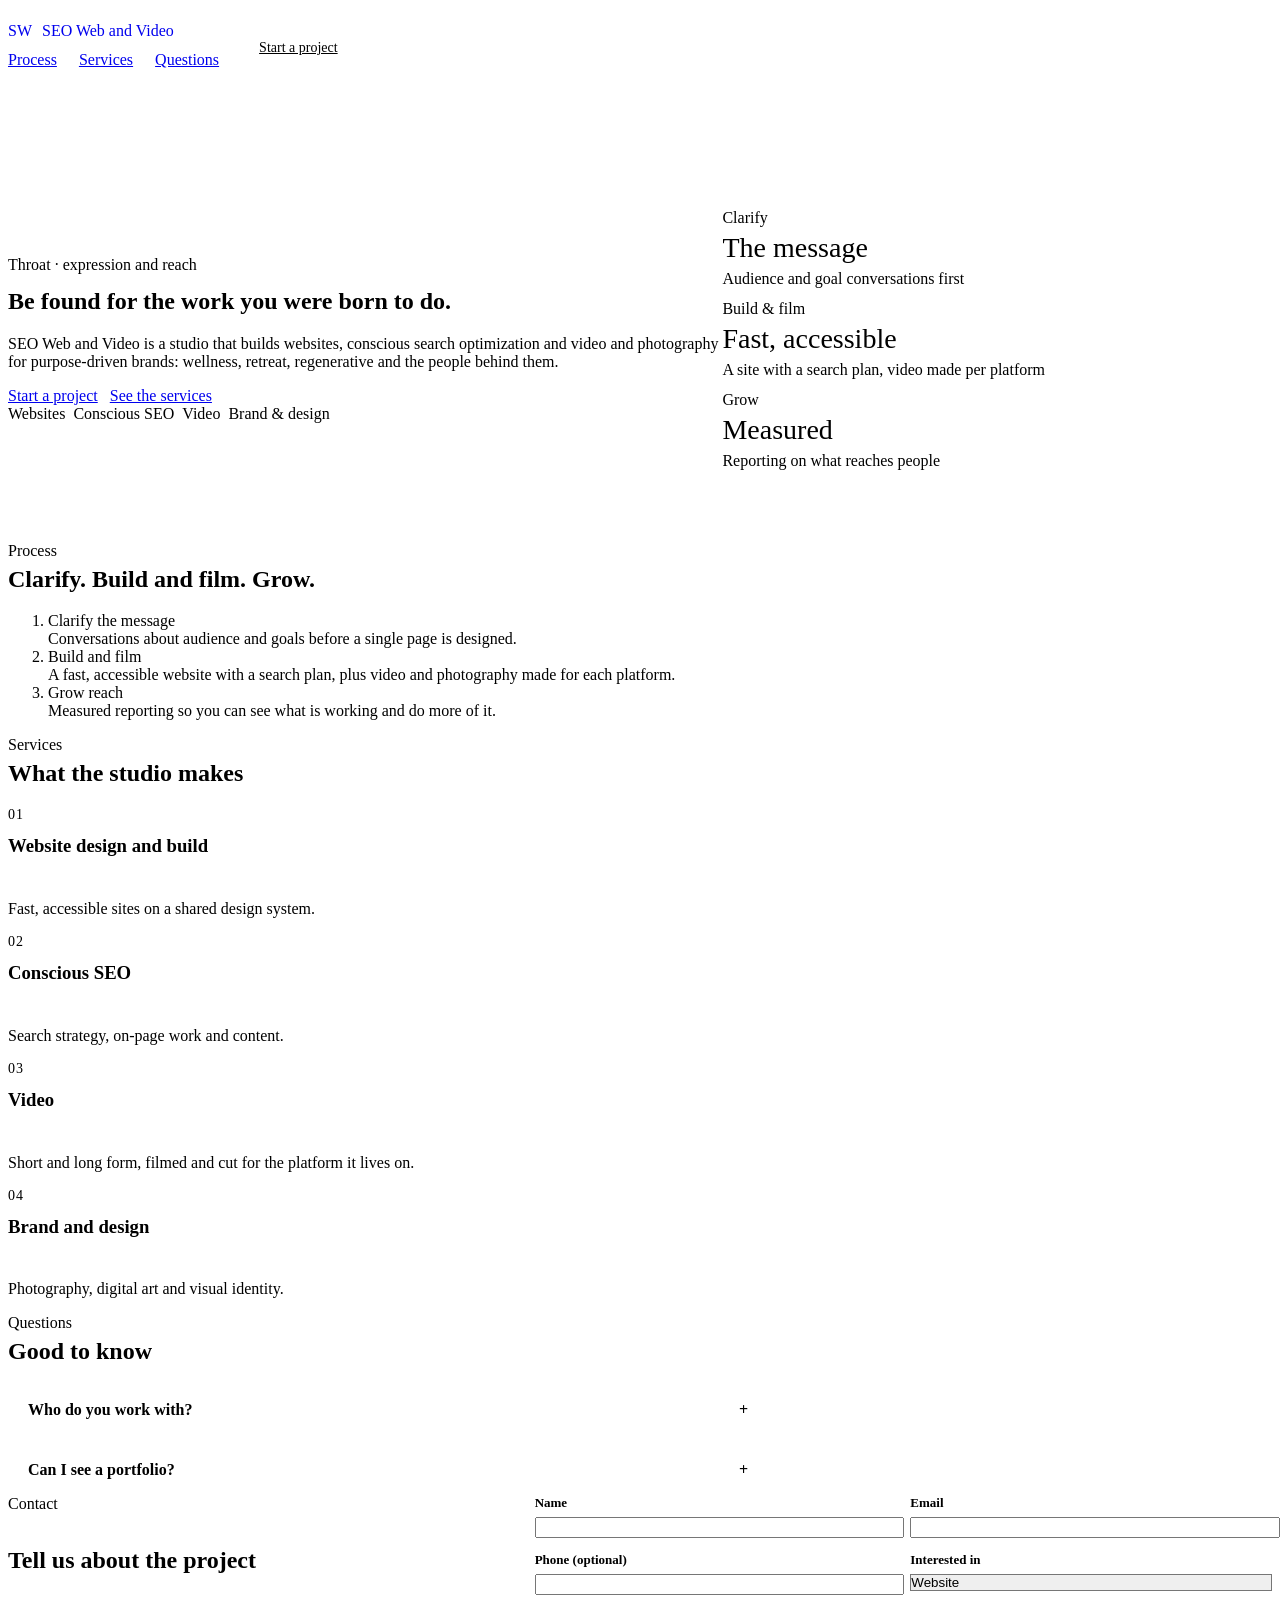
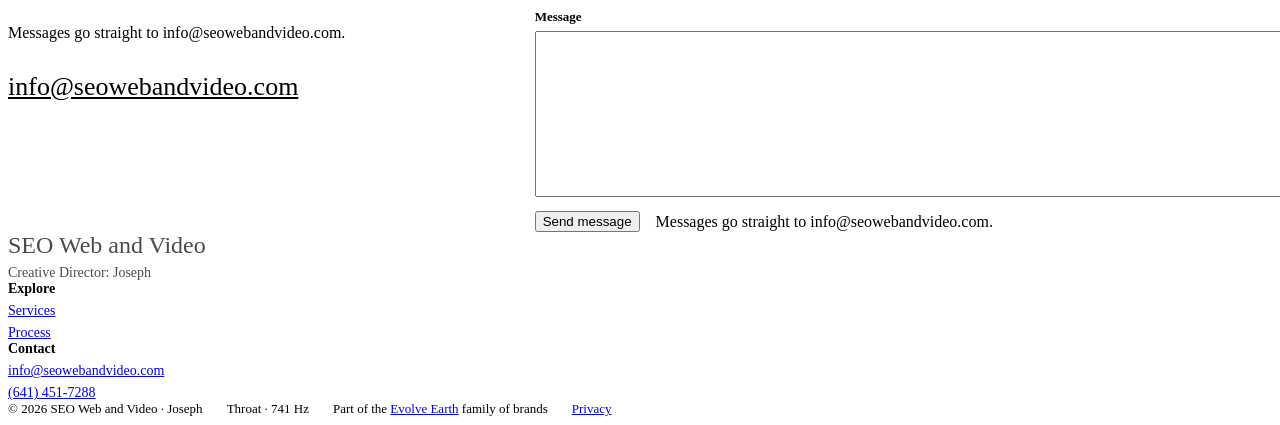
<file: index.html>
<!DOCTYPE html>
<html lang="en" data-chakra="throat" data-strength="bright">
<head>
<meta charset="utf-8">
<meta name="viewport" content="width=device-width, initial-scale=1">
<title>SEO Web and Video | Conscious SEO and Viral Video</title>
<meta name="description" content="SEO Web and Video builds websites, conscious SEO and video for purpose-driven brands. Be found for the work you were born to do.">
<link rel="canonical" href="https://seowebandvideo.com/">
<meta property="og:title" content="SEO Web and Video | Conscious SEO and Viral Video">
<meta property="og:description" content="SEO Web and Video builds websites, conscious SEO and video for purpose-driven brands. Be found for the work you were born to do.">
<meta property="og:url" content="https://seowebandvideo.com/">
<meta property="og:type" content="website">
<link rel="preconnect" href="https://fonts.googleapis.com">
<link rel="preconnect" href="https://fonts.gstatic.com" crossorigin>
<link rel="stylesheet" href="https://fonts.googleapis.com/css2?family=Plus+Jakarta+Sans:wght@400;500;600;700&family=DM+Sans:wght@400;500;600&family=Space+Grotesk:wght@500;700&family=Instrument+Serif:ital@0;1&family=Cormorant+Garamond:ital,wght@0,400;0,500;1,400&display=swap">
<link rel="stylesheet" href="https://css.evolveearth.com/chakras.css?v=20261028">
<link rel="stylesheet" href="/chakra-site.css?v=20261028b">
<script type="application/ld+json">{"@context": "https://schema.org", "@type": "Organization", "name": "SEO Web and Video", "url": "https://seowebandvideo.com/", "email": "info@seowebandvideo.com", "telephone": "+1-641-451-7288", "description": "SEO Web and Video builds websites, conscious SEO and video for purpose-driven brands. Be found for the work you were born to do."}</script>
</head>
<body>
<header class="site-header"><div class="container"><nav class="nav" aria-label="Main">
  <a class="brand" href="/"><span class="logo-mark logo-mark--sm" aria-hidden="true">SW</span><span>SEO Web and Video</span></a>
  <div class="nav-links"><a href="#path">Process</a><a href="#offerings">Services</a><a href="#questions">Questions</a><a class="btn" href="#contact">Start a project</a></div>
</nav></div></header>
<main>
<section class="hero" id="top"><div class="container"><div class="hero-grid">
  <div><span class="kicker">Throat · expression and reach</span>
    <h1 class="h1">Be found for the work you were born to do.</h1>
    <p class="lead">SEO Web and Video is a studio that builds websites, conscious search optimization and video and photography for purpose-driven brands: wellness, retreat, regenerative and the people behind them.</p>
    <div class="hero-actions"><a class="btn" href="#contact">Start a project</a><a class="btn btn--quiet" href="#offerings">See the services</a></div>
    <div class="hero-facts"><span class="label label--outline">Websites</span><span class="label label--outline">Conscious SEO</span><span class="label label--outline">Video</span><span class="label label--outline">Brand &amp; design</span></div>
  </div>
  <div class="hero-art" aria-hidden="true"><div class="panel"><span class="kicker">Clarify</span><strong>The message</strong><span class="small">Audience and goal conversations first</span></div><div class="panel"><span class="kicker">Build &amp; film</span><strong>Fast, accessible</strong><span class="small">A site with a search plan, video made per platform</span></div><div class="panel"><span class="kicker">Grow</span><strong>Measured</strong><span class="small">Reporting on what reaches people</span></div></div>
</div></div></section>
<section class="section" id="path"><div class="container">
  <div class="section-head"><span class="kicker">Process</span><h2 class="h2">Clarify. Build and film. Grow.</h2></div>
  <ol class="path"><li class="path__step is-current"><div><div class="path__title">Clarify the message</div><div class="path__body">Conversations about audience and goals before a single page is designed.</div></div></li><li class="path__step"><div><div class="path__title">Build and film</div><div class="path__body">A fast, accessible website with a search plan, plus video and photography made for each platform.</div></div></li><li class="path__step"><div><div class="path__title">Grow reach</div><div class="path__body">Measured reporting so you can see what is working and do more of it.</div></div></li></ol>
</div></section><section class="section section--alt" id="offerings"><div class="container">
  <div class="section-head"><span class="kicker">Services</span><h2 class="h2">What the studio makes</h2></div>
  <div class="grid"><div class="card feature"><span class="num">01</span><h3 class="h3">Website design and build</h3><p>Fast, accessible sites on a shared design system.</p></div><div class="card feature"><span class="num">02</span><h3 class="h3">Conscious SEO</h3><p>Search strategy, on-page work and content.</p></div><div class="card feature"><span class="num">03</span><h3 class="h3">Video</h3><p>Short and long form, filmed and cut for the platform it lives on.</p></div><div class="card feature"><span class="num">04</span><h3 class="h3">Brand and design</h3><p>Photography, digital art and visual identity.</p></div></div>
</div></section><section class="section" id="questions"><div class="container">
  <div class="section-head"><span class="kicker">Questions</span><h2 class="h2">Good to know</h2></div>
  <div class="faq"><details><summary>Who do you work with?</summary><p>Wellness, retreat, regenerative and purpose-driven brands, and the people behind them.</p></details><details><summary>Can I see a portfolio?</summary><p>It is being assembled. Ask for a selection through the form and we&#x27;ll send what fits your project.</p></details></div>
</div></section>
<section class="section section--alt" id="contact"><div class="container"><div class="contact-grid">
  <div class="contact-aside"><span class="kicker">Contact</span><h2 class="h2">Tell us about the project</h2><p>Messages go straight to info@seowebandvideo.com.</p><a class="big" href="mailto:info@seowebandvideo.com">info@seowebandvideo.com</a></div>
  <form class="form card" action="https://evolveearth.com/forms/contact.php" method="post"><input type="hidden" name="site" value="seowebandvideo.com">
    <div class="hp" aria-hidden="true"><label>Website<input type="text" name="website" tabindex="-1" autocomplete="off"></label></div>
    <div class="field"><label for="f-name">Name</label><input class="input" id="f-name" type="text" name="name" required></div><div class="field"><label for="f-email">Email</label><input class="input" id="f-email" type="email" name="email" required></div><div class="field"><label for="f-phone">Phone (optional)</label><input class="input" id="f-phone" type="tel" name="phone"></div><div class="field"><label for="f-interest">Interested in</label><select class="input" id="f-interest" name="interest"><option value="Website">Website</option><option value="Conscious SEO">Conscious SEO</option><option value="Video">Video</option><option value="Brand and design">Brand and design</option><option value="Something else">Something else</option></select></div><div class="field field--full"><label for="f-message">Message</label><textarea class="input" id="f-message" name="message" required></textarea></div>
    <div class="actions"><button class="btn" type="submit">Send message</button><span class="small">Messages go straight to info@seowebandvideo.com.</span></div>
  </form>
</div></div></section>
</main>
<footer class="site-footer"><div class="container">
  <div class="footer"><div class="footer-col"><span class="footer-brand">SEO Web and Video</span><span>Creative Director: Joseph</span></div><div class="footer-col"><strong>Explore</strong><a href="#offerings">Services</a><a href="#path">Process</a></div><div class="footer-col"><strong>Contact</strong><a href="mailto:info@seowebandvideo.com">info@seowebandvideo.com</a><a href="tel:+16414517288">(641) 451-7288</a></div></div>
  <div class="fine"><span>© 2026 SEO Web and Video · Joseph</span><span>Throat · 741 Hz</span><span>Part of the <a href="https://evolveearth.com/">Evolve Earth</a> family of brands</span><a href="/privacy/">Privacy</a></div>
</div></footer>
</body>
</html>
</file>
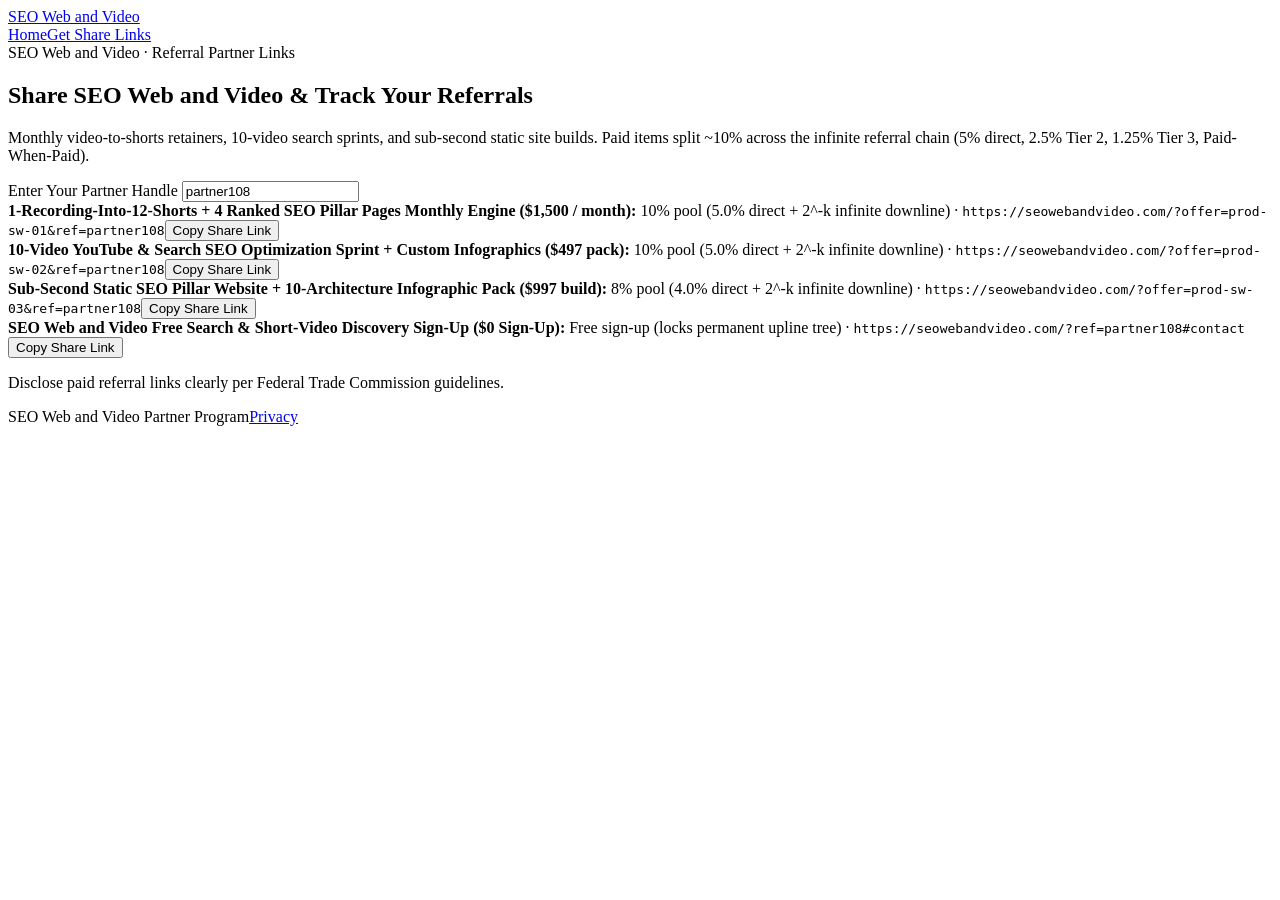
<file: affiliates/index.html>
<!doctype html>
<html lang="en" data-chakra="throat" data-strength="bright">
<head>
  <meta charset="utf-8">
  <meta name="viewport" content="width=device-width, initial-scale=1">
  <meta name="robots" content="noindex, nofollow">
  <title>SEO Web and Video — Partner Share Links &amp; Referral Tracker</title>
  <link rel="stylesheet" href="https://css.evolveearth.com/chakras.css">
  <link rel="stylesheet" href="https://evolveearth.com/assets/v3/chakras-v3.css">
  <script src="https://evolveearth.com/assets/v3/chakra-shell.js?v=3.0.7" defer></script>
</head>
<body>
  <header class="site-header"><div class="container"><nav class="nav" aria-label="Main"><a class="brand" href="https://seowebandvideo.com/">SEO Web and Video</a><div class="nav-links"><a href="https://seowebandvideo.com/">Home</a><a class="btn" href="#links">Get Share Links</a></div></nav></div></header>
  <main id="main">
    <section class="section" id="links">
      <div class="container stack">
        <span class="kicker">SEO Web and Video · Referral Partner Links</span>
        <h1 class="h1">Share SEO Web and Video &amp; Track Your Referrals</h1>
        <p class="lead">Monthly video-to-shorts retainers, 10-video search sprints, and sub-second static site builds. Paid items split ~10% across the infinite referral chain (5% direct, 2.5% Tier 2, 1.25% Tier 3, Paid-When-Paid).</p>
        <div class="card stack">
          <label for="p-handle">Enter Your Partner Handle</label>
          <input id="p-handle" type="text" class="input" value="partner108" placeholder="your_handle">
          <div id="offer-rows" class="rows"><div class="row-item"><span data-tmpl="https://seowebandvideo.com/?offer=prod-sw-01&amp;ref={HANDLE}"><strong>1-Recording-Into-12-Shorts + 4 Ranked SEO Pillar Pages Monthly Engine ($1,500 / month):</strong> 10% pool (5.0% direct + 2^-k infinite downline) · <code>https://seowebandvideo.com/?offer=prod-sw-01&amp;ref=partner108</code></span><button type="button" class="btn btn--quiet btn--sm" data-copy-tmpl="https://seowebandvideo.com/?offer=prod-sw-01&amp;ref={HANDLE}">Copy Share Link</button></div><div class="row-item"><span data-tmpl="https://seowebandvideo.com/?offer=prod-sw-02&amp;ref={HANDLE}"><strong>10-Video YouTube &amp; Search SEO Optimization Sprint + Custom Infographics ($497 pack):</strong> 10% pool (5.0% direct + 2^-k infinite downline) · <code>https://seowebandvideo.com/?offer=prod-sw-02&amp;ref=partner108</code></span><button type="button" class="btn btn--quiet btn--sm" data-copy-tmpl="https://seowebandvideo.com/?offer=prod-sw-02&amp;ref={HANDLE}">Copy Share Link</button></div><div class="row-item"><span data-tmpl="https://seowebandvideo.com/?offer=prod-sw-03&amp;ref={HANDLE}"><strong>Sub-Second Static SEO Pillar Website + 10-Architecture Infographic Pack ($997 build):</strong> 8% pool (4.0% direct + 2^-k infinite downline) · <code>https://seowebandvideo.com/?offer=prod-sw-03&amp;ref=partner108</code></span><button type="button" class="btn btn--quiet btn--sm" data-copy-tmpl="https://seowebandvideo.com/?offer=prod-sw-03&amp;ref={HANDLE}">Copy Share Link</button></div><div class="row-item"><span data-tmpl="https://seowebandvideo.com/?ref={HANDLE}#contact"><strong>SEO Web and Video Free Search &amp; Short-Video Discovery Sign-Up ($0 Sign-Up):</strong> Free sign-up (locks permanent upline tree) · <code>https://seowebandvideo.com/?ref=partner108#contact</code></span><button type="button" class="btn btn--quiet btn--sm" data-copy-tmpl="https://seowebandvideo.com/?ref={HANDLE}#contact">Copy Share Link</button></div></div>
          <p id="copy-note" class="small">Disclose paid referral links clearly per Federal Trade Commission guidelines.</p>
        </div>
      </div>
    </section>
  </main>
  <footer class="site-footer"><div class="container"><div class="fine"><span>SEO Web and Video Partner Program</span><a href="https://seowebandvideo.com/privacy/">Privacy</a></div></div></footer>
  <script>
  (function(){
    var inp = document.getElementById("p-handle");
    function clean(v){ return String(v||"partner108").toLowerCase().replace(/[^a-z0-9_-]/g,"") || "partner108"; }
    function refresh(){
      var h = clean(inp.value);
      document.querySelectorAll("[data-tmpl]").forEach(function(sp){
        var c = sp.querySelector("code");
        if (c) c.textContent = sp.getAttribute("data-tmpl").replace("{HANDLE}", h);
      });
    }
    inp.addEventListener("input", refresh);
    document.querySelectorAll("[data-copy-tmpl]").forEach(function(b){
      b.addEventListener("click", function(){
        var u = b.getAttribute("data-copy-tmpl").replace("{HANDLE}", clean(inp.value));
        if (navigator.clipboard) navigator.clipboard.writeText(u);
        document.getElementById("copy-note").textContent = "Copied: " + u;
      });
    });
  })();
  </script>
</body>
</html>
</file>
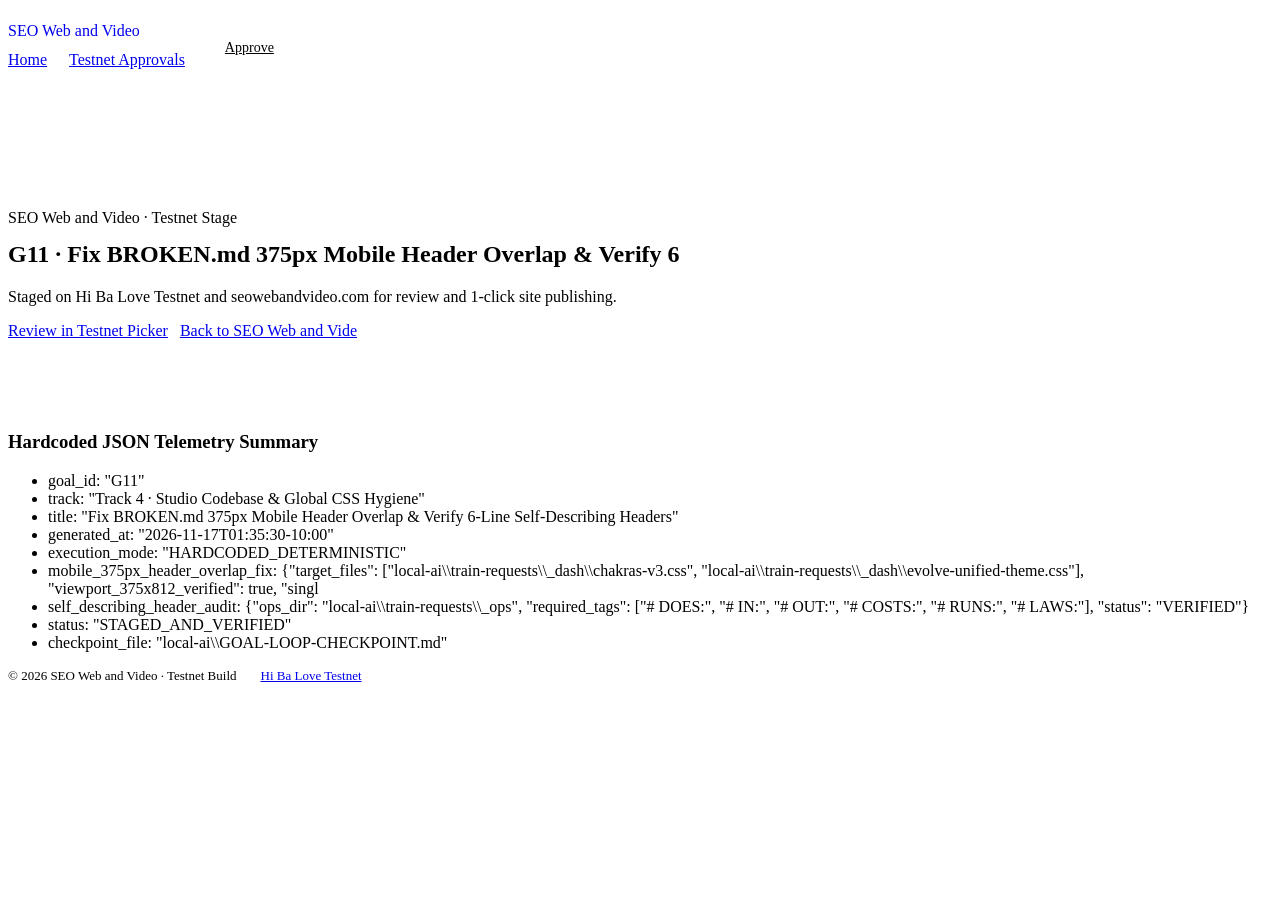
<file: css-and-header-hygiene.html>
<!DOCTYPE html>
<html lang="en" data-chakra="throat" data-strength="bright">
<head>
<meta charset="utf-8">
<meta name="viewport" content="width=device-width, initial-scale=1">
<meta name="robots" content="noindex, nofollow">
<title>G11 · Fix BROKEN.md 375px Mobile Header Overlap &amp; Verify 6 | SEO Web and Video</title>
<link rel="stylesheet" href="https://css.evolveearth.com/chakras.css?v=20261028">
<link rel="stylesheet" href="https://evolveearth.com/assets/v3/chakras-v3.css?v=3.0.7">
<link rel="stylesheet" href="/chakra-site.css?v=20261028b">
<script src="https://evolveearth.com/assets/v3/chakra-shell.js?v=3.0.7" defer></script>
</head>
<body>
<header class="site-header"><div class="container"><nav class="nav" aria-label="Main">
  <a class="brand" href="/">SEO Web and Video</a>
  <div class="nav-links"><a href="/">Home</a><a href="https://hibalove.com/testnet/approvals">Testnet Approvals</a><a class="btn" href="/#contact">Approve</a></div>
</nav></div></header>
<main>
<section class="hero"><div class="container">
  <span class="kicker">SEO Web and Video · Testnet Stage</span>
  <h1 class="h1">G11 · Fix BROKEN.md 375px Mobile Header Overlap &amp; Verify 6</h1>
  <p class="lead">Staged on Hi Ba Love Testnet and seowebandvideo.com for review and 1-click site publishing.</p>
  <div class="hero-actions"><a class="btn" href="https://hibalove.com/testnet/approvals">Review in Testnet Picker</a><a class="btn btn--quiet" href="/">Back to SEO Web and Vide</a></div>
</div></section>
<section class="section"><div class="container">
  <div class="grid">
    <article class="card"><h3 class="h3">Hardcoded JSON Telemetry Summary</h3><ul><li>goal_id: &quot;G11&quot;</li><li>track: &quot;Track 4 · Studio Codebase &amp; Global CSS Hygiene&quot;</li><li>title: &quot;Fix BROKEN.md 375px Mobile Header Overlap &amp; Verify 6-Line Self-Describing Headers&quot;</li><li>generated_at: &quot;2026-11-17T01:35:30-10:00&quot;</li><li>execution_mode: &quot;HARDCODED_DETERMINISTIC&quot;</li><li>mobile_375px_header_overlap_fix: {&quot;target_files&quot;: [&quot;local-ai\\train-requests\\_dash\\chakras-v3.css&quot;, &quot;local-ai\\train-requests\\_dash\\evolve-unified-theme.css&quot;], &quot;viewport_375x812_verified&quot;: true, &quot;singl</li><li>self_describing_header_audit: {&quot;ops_dir&quot;: &quot;local-ai\\train-requests\\_ops&quot;, &quot;required_tags&quot;: [&quot;# DOES:&quot;, &quot;# IN:&quot;, &quot;# OUT:&quot;, &quot;# COSTS:&quot;, &quot;# RUNS:&quot;, &quot;# LAWS:&quot;], &quot;status&quot;: &quot;VERIFIED&quot;}</li><li>status: &quot;STAGED_AND_VERIFIED&quot;</li><li>checkpoint_file: &quot;local-ai\\GOAL-LOOP-CHECKPOINT.md&quot;</li></ul></article>
  </div>
</div></section>
</main>
<footer class="site-footer"><div class="container">
  <div class="fine"><span>© 2026 SEO Web and Video · Testnet Build</span><a href="https://hibalove.com/testnet">Hi Ba Love Testnet</a></div>
</div></footer>
</body>
</html>
</file>
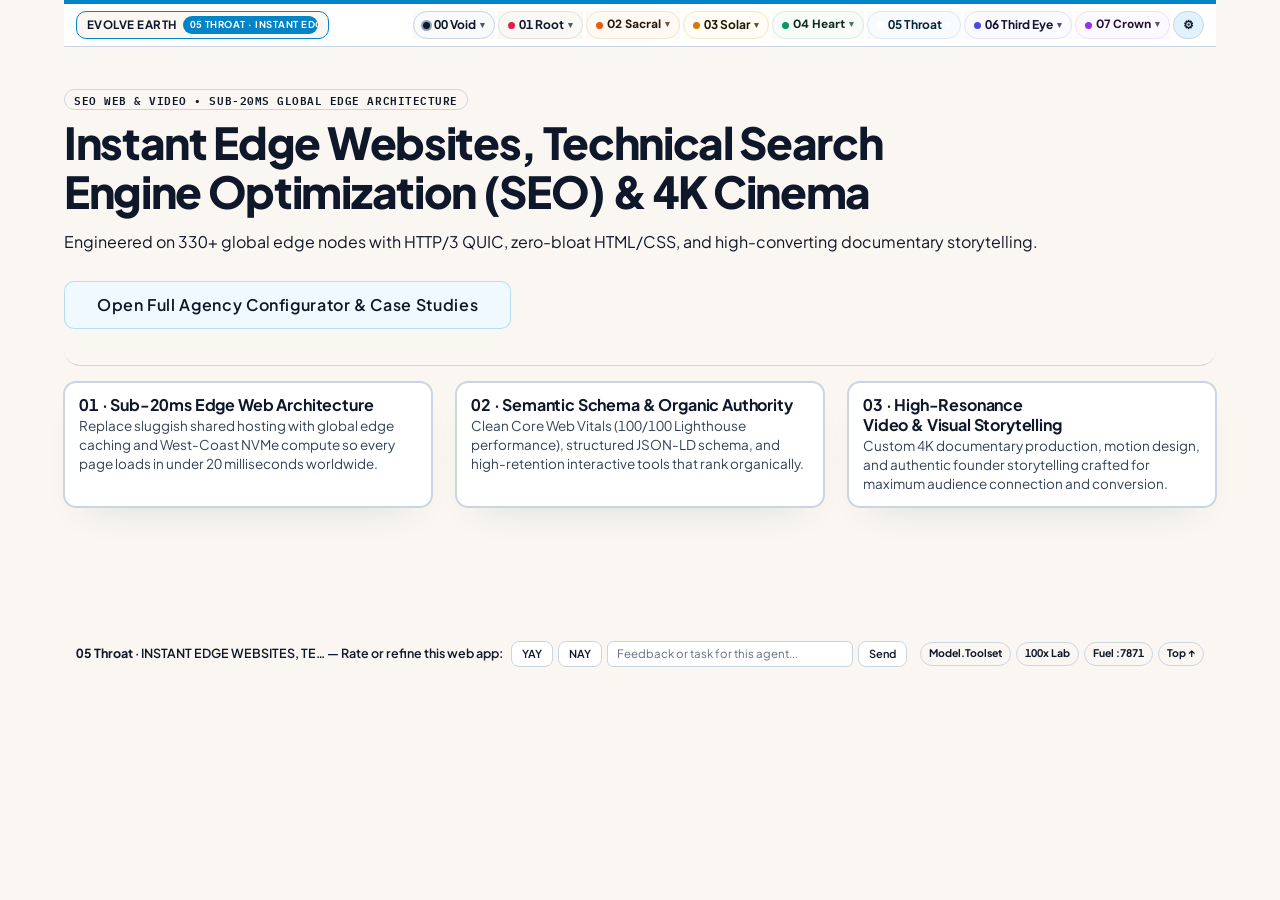
<file: interactive-portal.html>
<!DOCTYPE html>
<html lang="en" data-theme="light" data-mode="light" data-chakra="throat" data-chakra-css="chakra-05-throat-expression.css" data-chakra-ux="ux_10" data-minimal-applet="true">
<head>
<meta charset="utf-8" />
<meta name="viewport" content="width=device-width, initial-scale=1" />
<title>SEO Web &amp; Video — Sub-20ms Global Edge Web &amp; Autonomous Cinema Studio</title>
<link rel="stylesheet" href="chakra-05-throat-expression.css" id="ee-chakra-stylesheet" />
  <link rel="stylesheet" href="/evolve-unified-theme.css?v=20261103">
  <link rel="stylesheet" href="/chakras.css?v=20261103">
</head>
<body>
<div class="wrap">
  <div class="hero">
    <span class="badge">SEO Web &amp; Video &bull; Sub-20ms Global Edge Architecture</span>
    <h1>Instant Edge Websites, Technical Search Engine Optimization (SEO) &amp; 4K Cinema</h1>
    <p>Engineered on 330+ global edge nodes with HTTP/3 QUIC, zero-bloat HTML/CSS, and high-converting documentary storytelling.</p>
    <div class="btn-row">
      <a class="btn btn-primary" href="index.html">Open Full Agency Configurator &amp; Case Studies</a>
    </div>
  </div>
  <div class="grid">
    <div class="card">
      <h3>01 &middot; Sub-20ms Edge Web Architecture</h3>
      <p>Replace sluggish shared hosting with global edge caching and West-Coast NVMe compute so every page loads in under 20 milliseconds worldwide.</p>
    </div>
    <div class="card">
      <h3>02 &middot; Semantic Schema &amp; Organic Authority</h3>
      <p>Clean Core Web Vitals (100/100 Lighthouse performance), structured JSON-LD schema, and high-retention interactive tools that rank organically.</p>
    </div>
    <div class="card">
      <h3>03 &middot; High-Resonance Video &amp; Visual Storytelling</h3>
      <p>Custom 4K documentary production, motion design, and authentic founder storytelling crafted for maximum audience connection and conversion.</p>
    </div>
  </div>
</div>
<script src="http://127.0.0.1:8655/ee-compact-deck.js" defer></script>
<script src="/refineme-widget.js" defer></script>
</body>
</html>
</file>
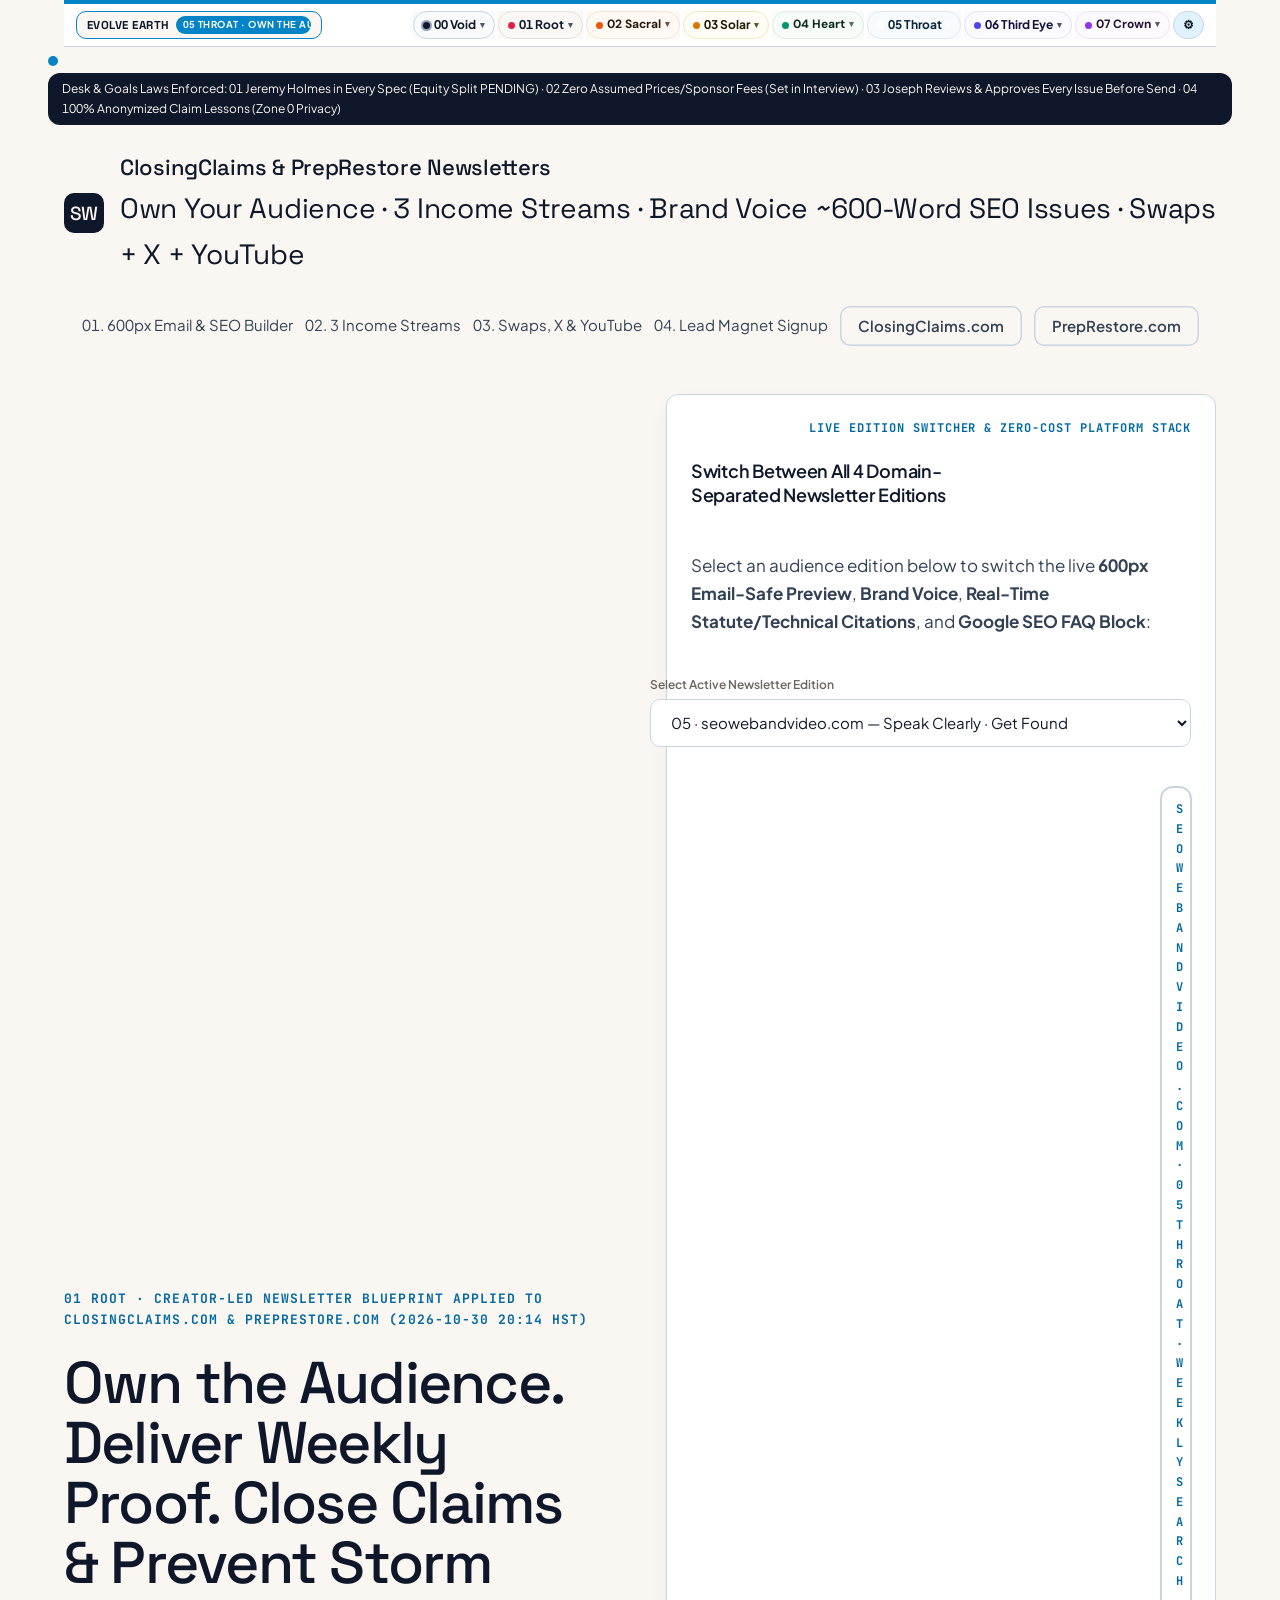
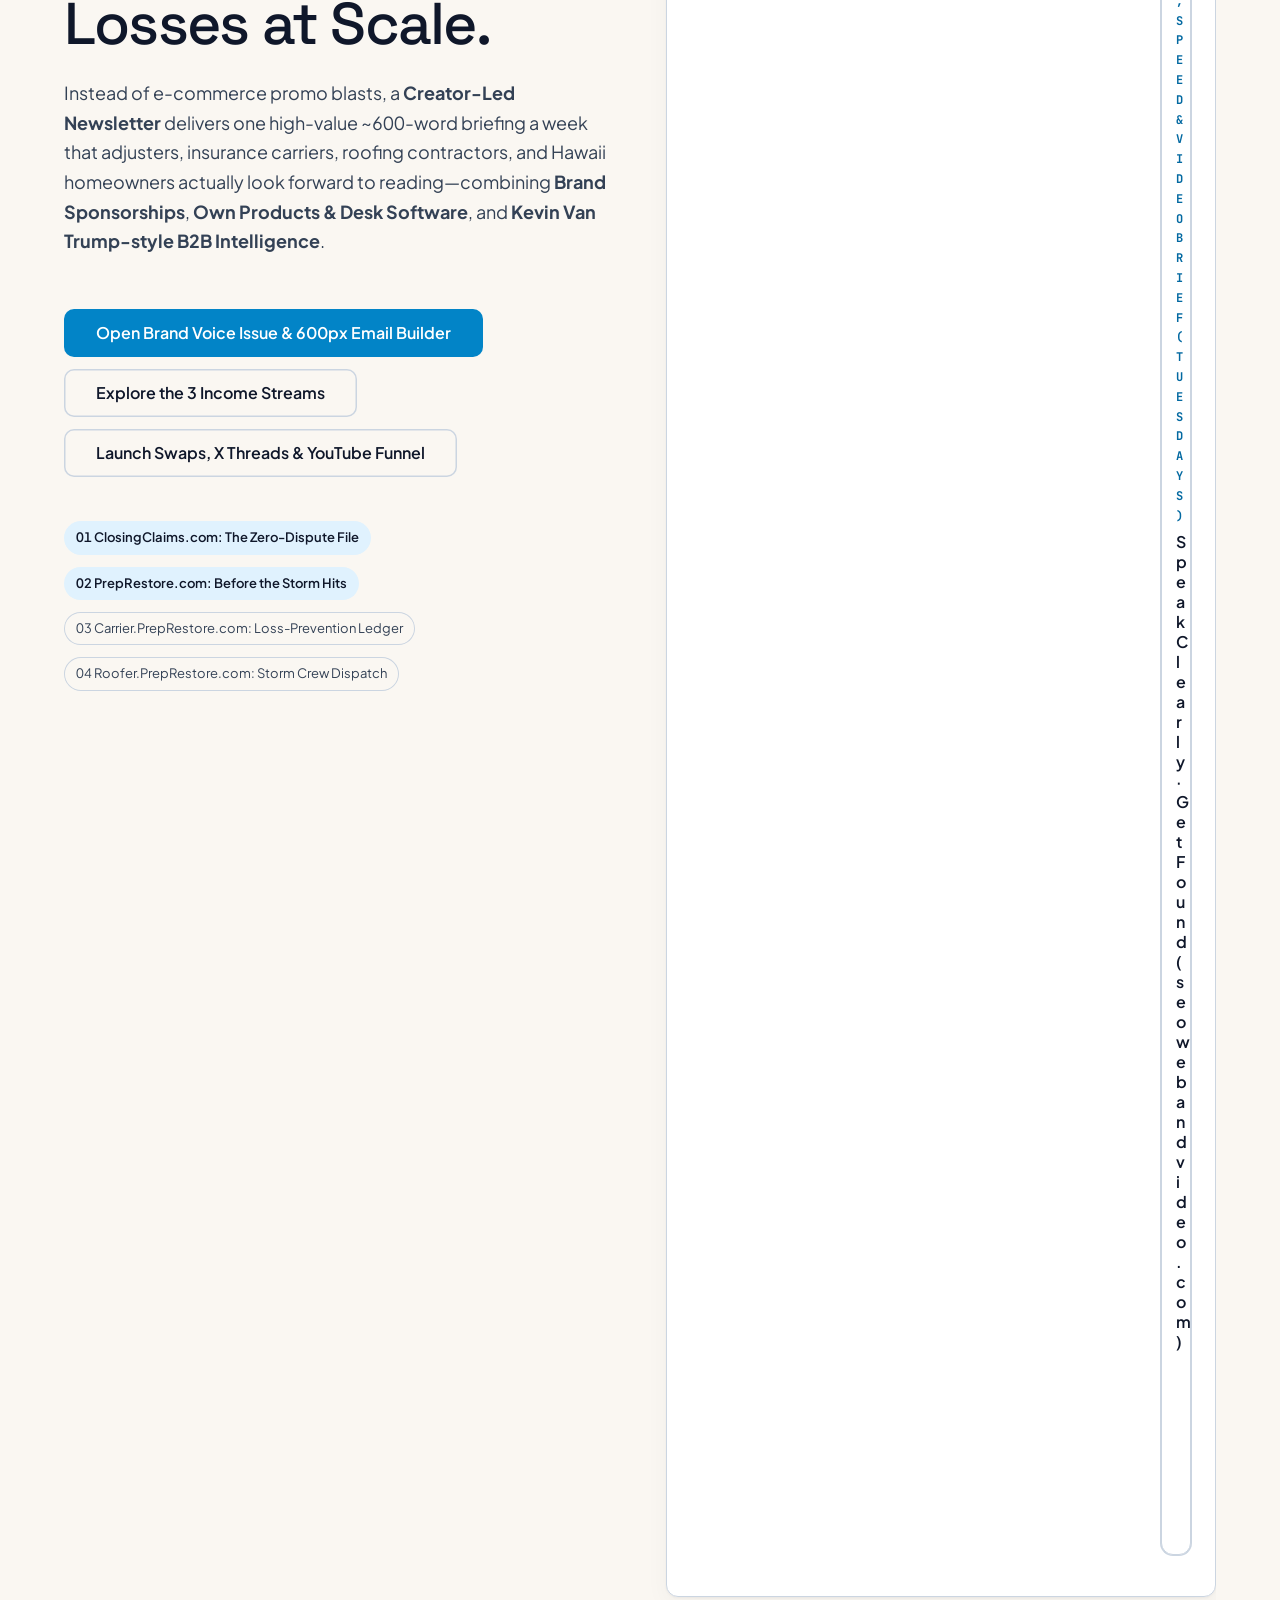
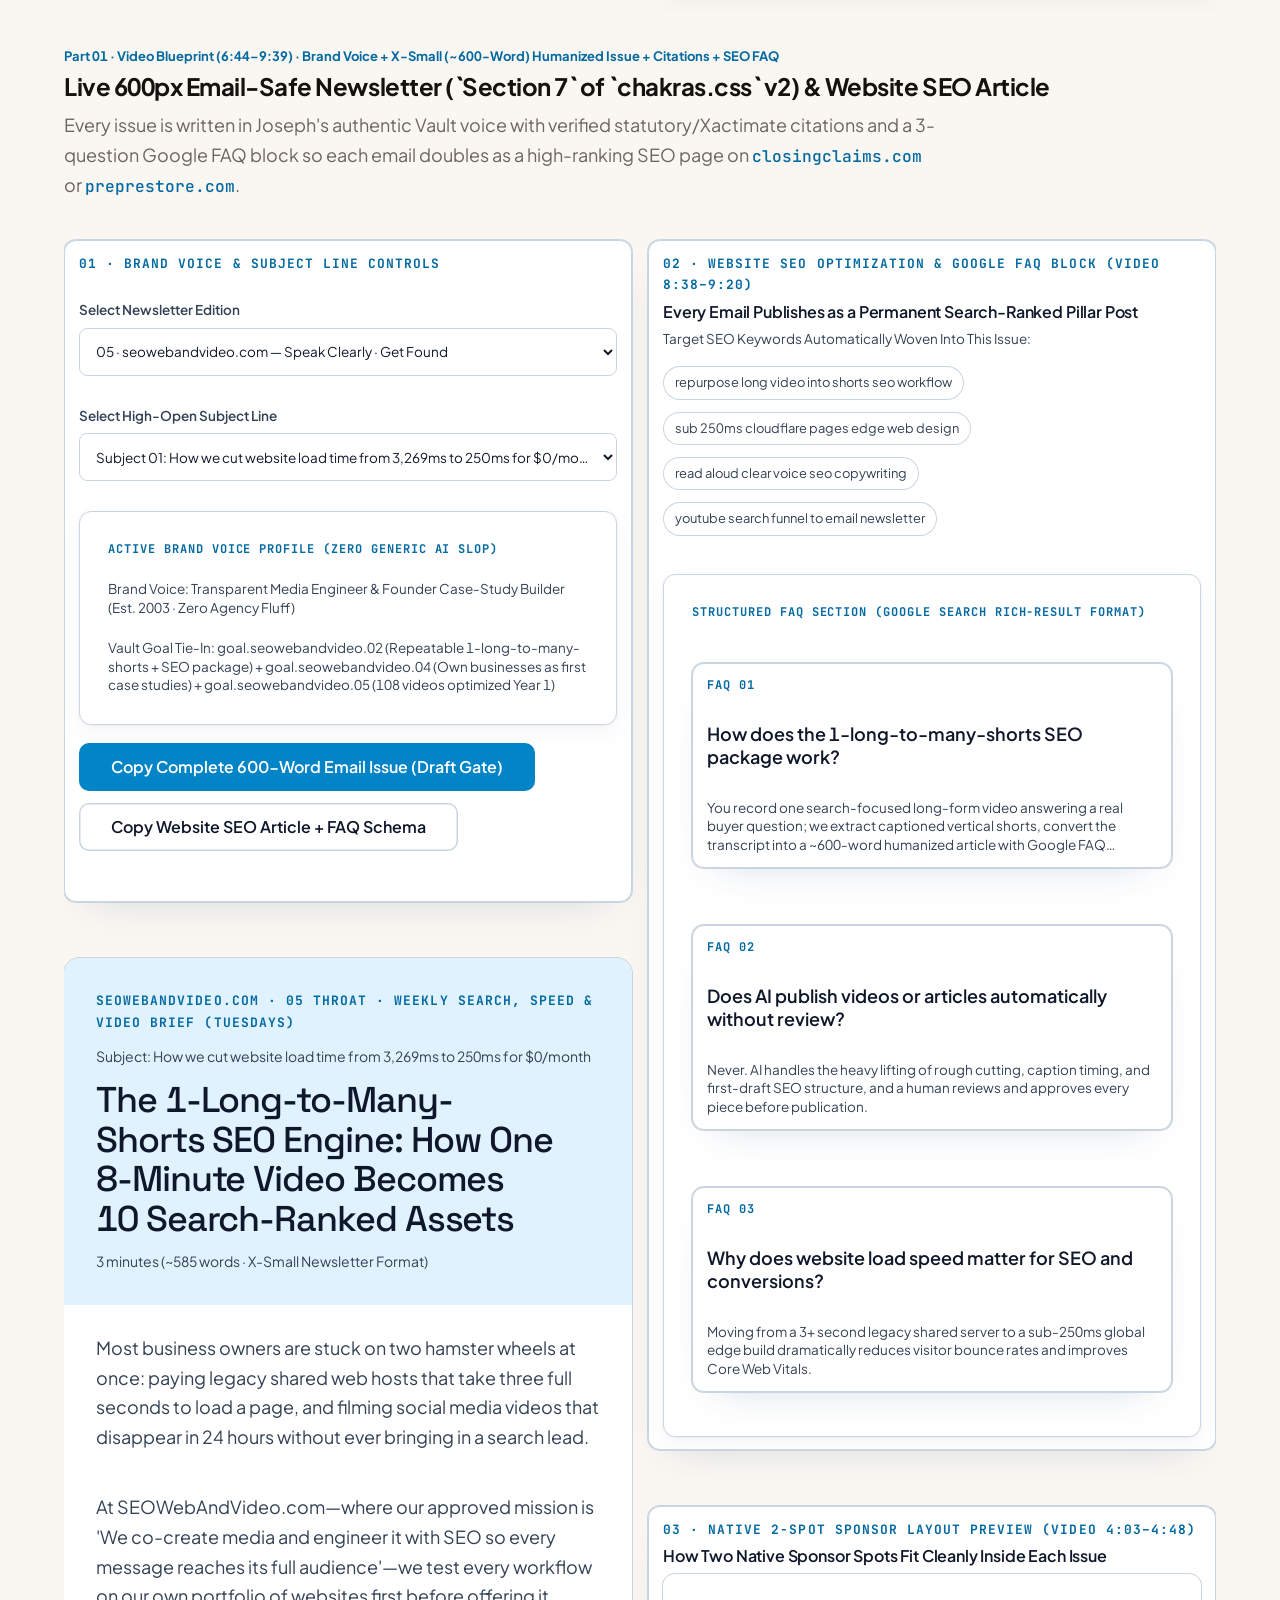
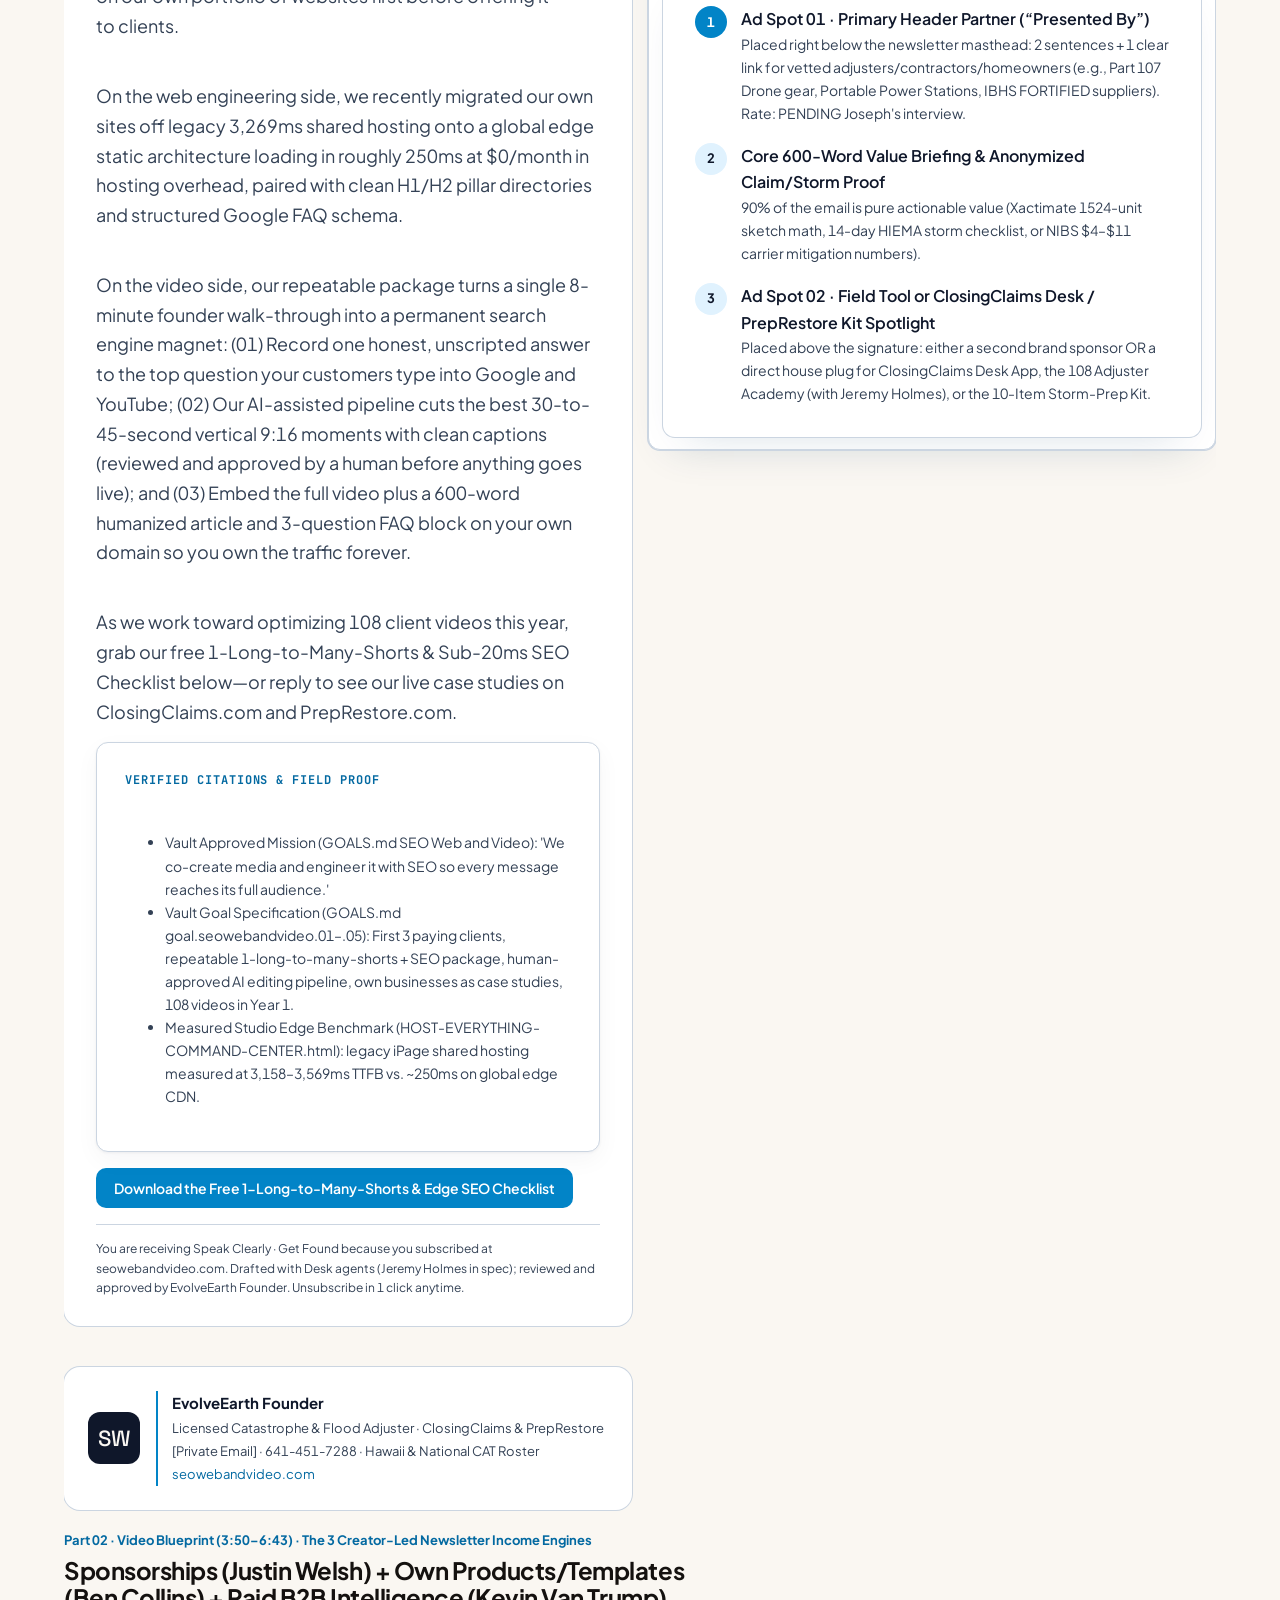
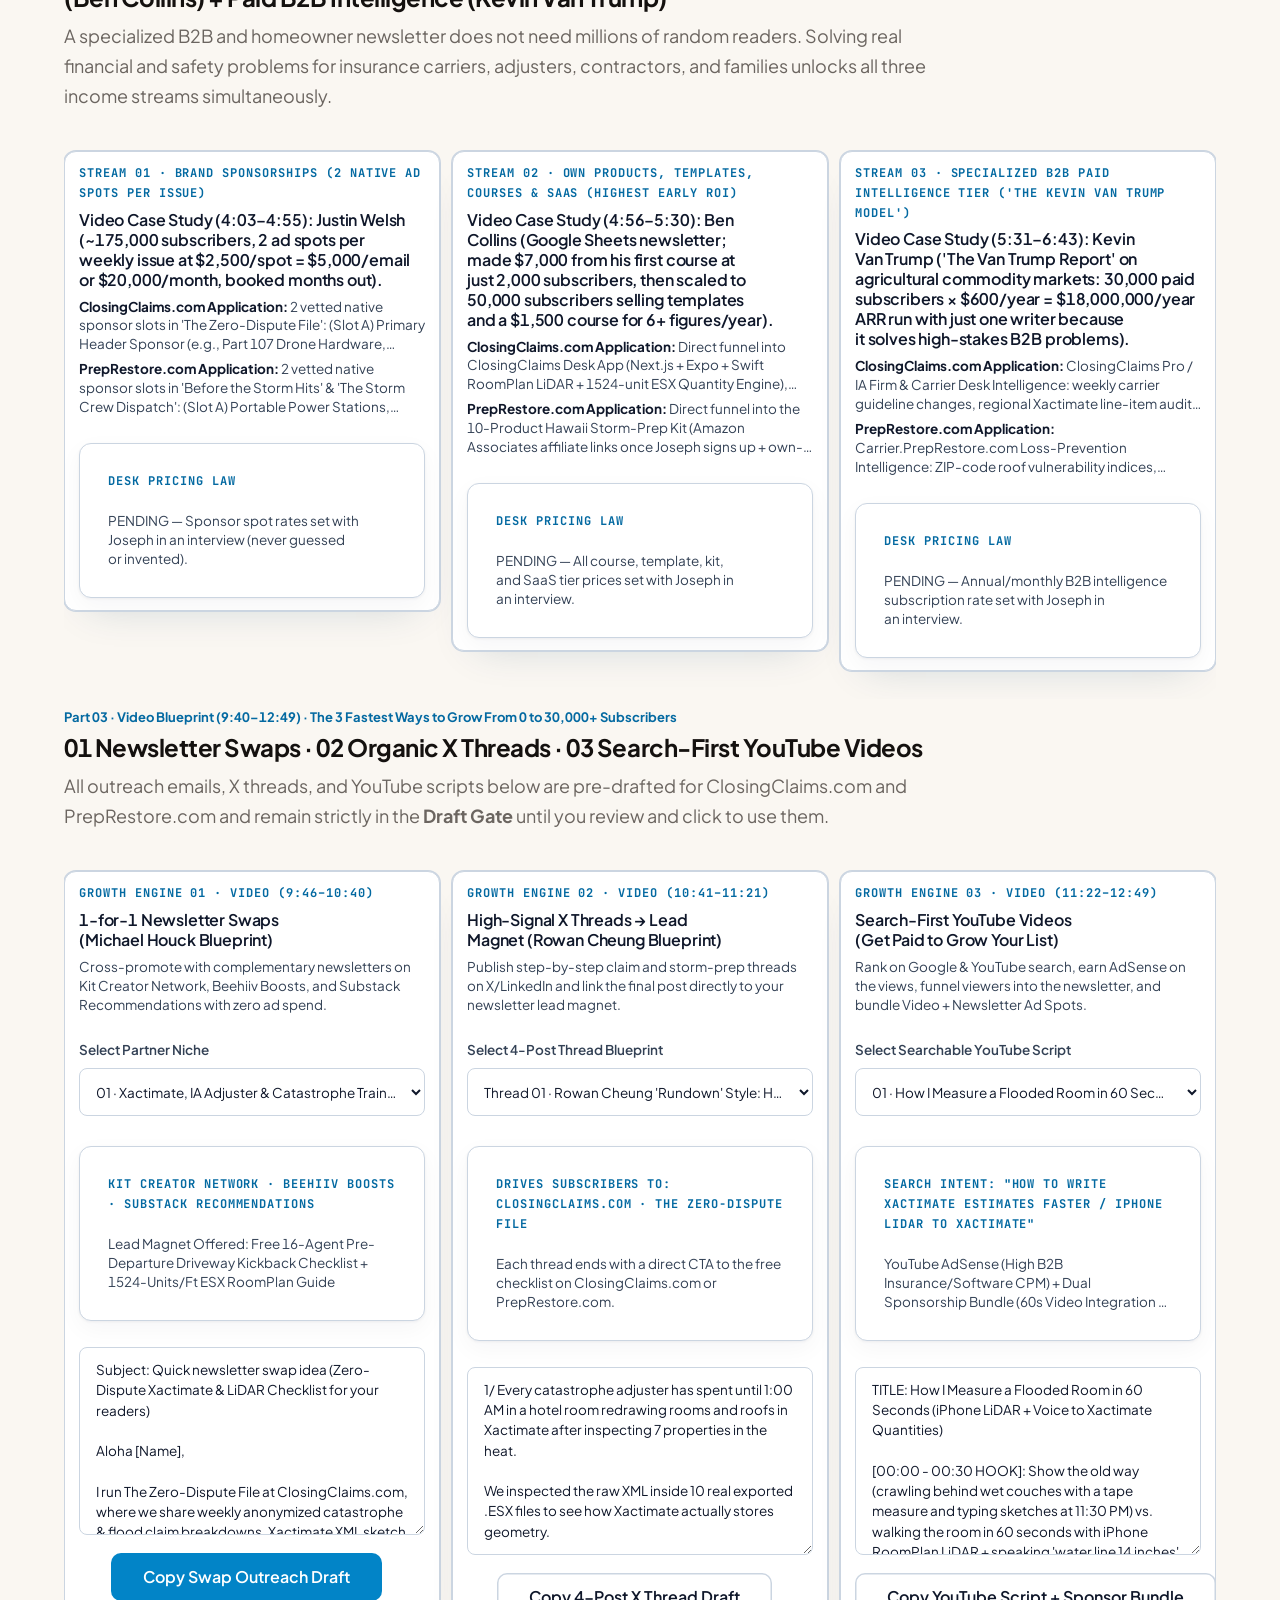
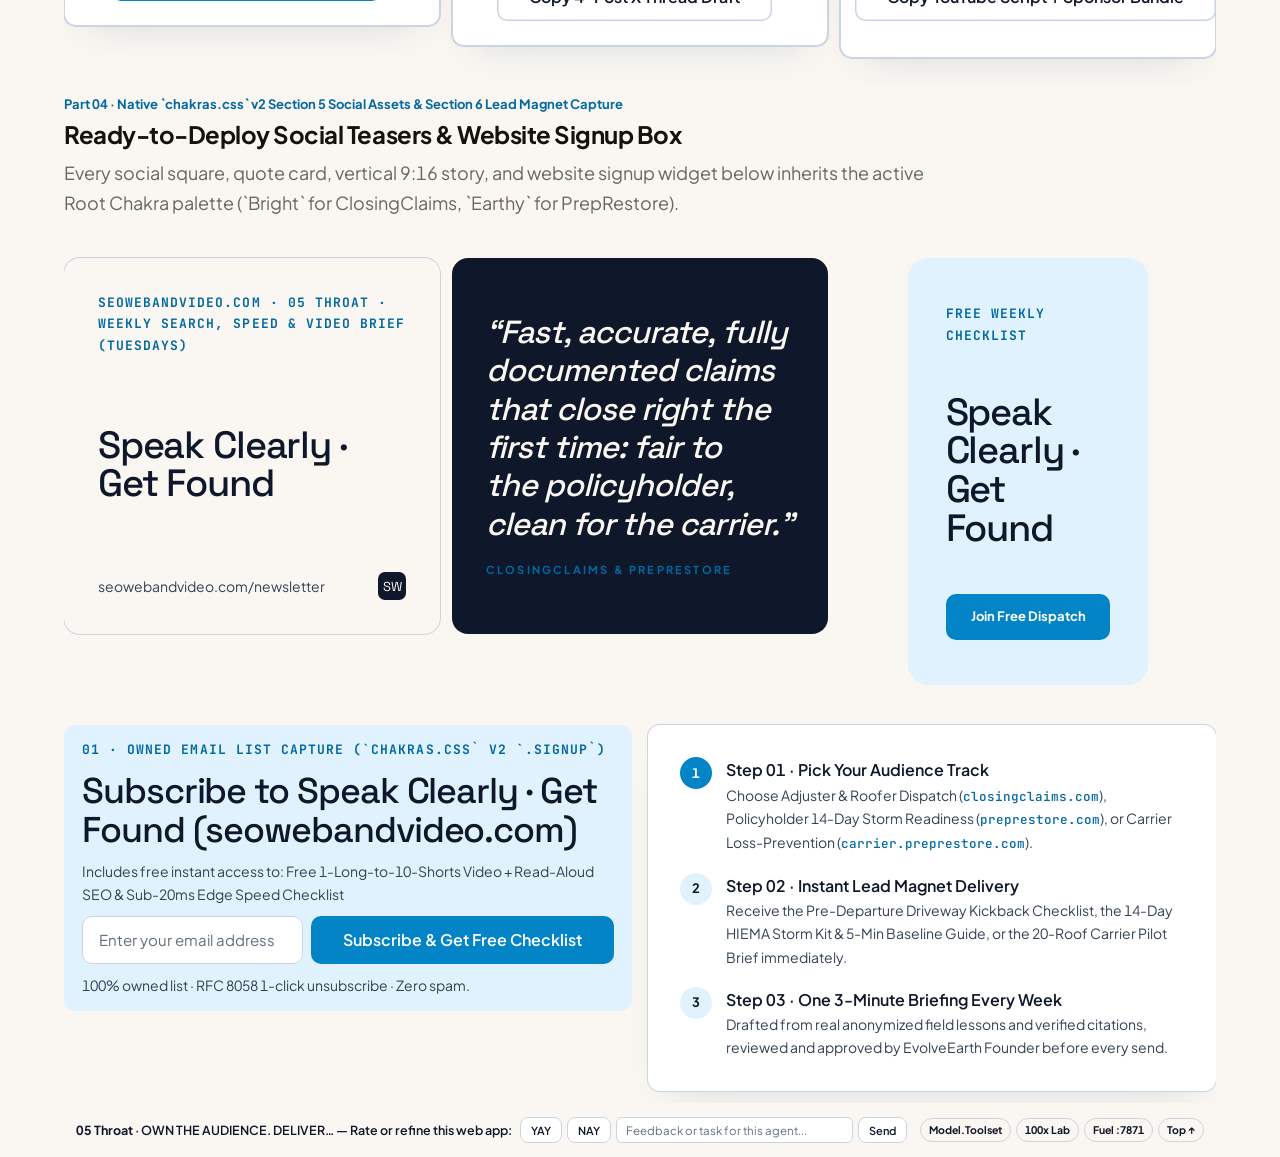
<file: newsletter.html>
<!doctype html>
<html lang="en" data-chakra="throat" data-strength="bright" data-ee-skip-auto-yaynay="true">
<head>
  <meta charset="utf-8">
  <meta name="viewport" content="width=device-width, initial-scale=1">
  <title>Creator-Led Newsletter Studio — All Websites, Brand Voice &amp; Growth Engine</title>
  <link rel="preconnect" href="https://fonts.googleapis.com">
  <link rel="preconnect" href="https://fonts.gstatic.com" crossorigin>
  <link href="https://fonts.googleapis.com/css2?family=Plus+Jakarta+Sans:wght@400;500;600;700;800&family=DM+Sans:wght@400;500;600;700&family=Space+Grotesk:wght@500;700&family=Instrument+Serif:ital@0;1&family=Cormorant+Garamond:ital,wght@0,400;0,500;0,600;1,400&display=swap" rel="stylesheet">
  <script src="ee-lead-intake.js" defer></script>
  <link rel="stylesheet" href="/evolve-unified-theme.css?v=20261103">
  <link rel="stylesheet" href="/chakras.css?v=20261103">
</head>
<body>
  <template id="sticky-chakra-dot" data-ee-removed="chrome"></template><template id="btn-str-bright" data-ee-removed="chrome"></template><template id="btn-str-earthy" data-ee-removed="chrome"></template><template id="btn-str-pastel" data-ee-removed="chrome"></template>

  <div class="notice-bar">
    Desk &amp; Goals Laws Enforced: 01 Jeremy Holmes in Every Spec (Equity Split PENDING) &middot; 02 Zero Assumed Prices/Sponsor Fees (Set in Interview) &middot; 03 Joseph Reviews &amp; Approves Every Issue Before Send &middot; 04 100% Anonymized Claim Lessons (Zone 0 Privacy)
  </div>

  <div class="container">
    <nav class="nav">
      <div class="logo">
        <div class="logo-mark logo-mark--sm" id="nav-logo-mark">CC</div>
        <div>
          <div class="brand" id="nav-brand-name">ClosingClaims &amp; PrepRestore Newsletters</div>
          <div class="tagline">Own Your Audience &middot; 3 Income Streams &middot; Brand Voice ~600-Word SEO Issues &middot; Swaps + X + YouTube</div>
        </div>
      </div>
      <div class="row">
        <a href="#sec-issue-builder">01. 600px Email &amp; SEO Builder</a>
        <a href="#sec-monetization">02. 3 Income Streams</a>
        <a href="#sec-growth">03. Swaps, X &amp; YouTube</a>
        <a href="#sec-signup">04. Lead Magnet Signup</a>
        <a class="btn btn--quiet btn--sm" href="/_public_build/closingclaims/index.html" target="_blank">ClosingClaims.com</a>
        <a class="btn btn--quiet btn--sm" href="/_public_build/preprestore/index.html" target="_blank">PrepRestore.com</a>
      </div>
    </nav>
  </div>

  <main>
    <!-- HERO -->
    <div class="container">
      <section class="hero section bp-preview-hero">
        <div class="stack">
          <span class="kicker">01 Root &middot; Creator-Led Newsletter Blueprint Applied to ClosingClaims.com &amp; PrepRestore.com (2026-10-30 20:14 HST)</span>
          <h1 class="h1">Own the Audience. Deliver Weekly Proof. Close Claims &amp; Prevent Storm Losses at Scale.</h1>
          <p class="lead">Instead of e-commerce promo blasts, a <strong>Creator-Led Newsletter</strong> delivers one high-value ~600-word briefing a week that adjusters, insurance carriers, roofing contractors, and Hawaii homeowners actually look forward to reading—combining <strong>Brand Sponsorships</strong>, <strong>Own Products &amp; Desk Software</strong>, and <strong>Kevin Van Trump-style B2B Intelligence</strong>.</p>
          <div class="row">
            <a class="btn" href="#sec-issue-builder">Open Brand Voice Issue &amp; 600px Email Builder</a>
            <a class="btn btn--quiet" href="#sec-monetization">Explore the 3 Income Streams</a>
            <a class="btn btn--quiet" href="#sec-growth">Launch Swaps, X Threads &amp; YouTube Funnel</a>
          </div>
          <div class="row">
            <span class="label">01 ClosingClaims.com: The Zero-Dispute File</span>
            <span class="label">02 PrepRestore.com: Before the Storm Hits</span>
            <span class="label label--outline">03 Carrier.PrepRestore.com: Loss-Prevention Ledger</span>
            <span class="label label--outline">04 Roofer.PrepRestore.com: Storm Crew Dispatch</span>
          </div>
        </div>

        <div class="panel bp-preview-photo stack">
          <span class="kicker">Live Edition Switcher &amp; Zero-Cost Platform Stack</span>
          <h2 class="h3">Switch Between All 4 Domain-Separated Newsletter Editions</h2>
          <p class="small">Select an audience edition below to switch the live <strong>600px Email-Safe Preview</strong>, <strong>Brand Voice</strong>, <strong>Real-Time Statute/Technical Citations</strong>, and <strong>Google SEO FAQ Block</strong>:</p>
          <label class="bp-field"><span>Select Active Newsletter Edition</span>
            <select class="input" id="hero-edition-select" onchange="selectEdition(this.value)">
              <option value="0">01 &middot; evolveearth.com &mdash; The Evolve Earth Weekly Circle</option><option value="1">02 &middot; tantricunity.com &mdash; Two Nervous Systems · One Room</option><option value="2">03 &middot; poweryogadiet.com &mdash; The Five-Element Power Plan</option><option value="3">04 &middot; oshna.org &mdash; The Morning Decree &amp; Soft Strength Circle</option><option value="4" selected>05 &middot; seowebandvideo.com &mdash; Speak Clearly · Get Found</option><option value="5">06 &middot; bestofmusthave.com &mdash; Tested, Not Sponsored</option><option value="6">07 &middot; dnaraw.com &mdash; The 7-Plexus Somatic &amp; Epigenetic Atlas</option><option value="7">08 &middot; onetruedao.org &mdash; Where Individual and Whole Stop Competing</option><option value="8">09 &middot; chakrajourney.com &mdash; The Seven Sacred Gates Companion</option><option value="9">10 &middot; hibalove.com &mdash; The Trust-Bond Playground Dispatch</option>
            </select>
          </label>
          <div class="card stack">
            <span class="kicker" id="hero-ed-kicker"></span>
            <h3 class="h3" id="hero-ed-title"></h3>
            <p class="small" id="hero-ed-audience"></p>
            <p class="small"><strong>Lead Magnet:</strong> <span id="hero-ed-magnet"></span></p>
            <p class="small"><strong>Zero-Cost Launch Options (Video 3:35–3:49):</strong> Start at <code>$0</code> on <strong>Kit</strong> (free up to 10,000 subscribers), <strong>Beehiiv</strong> (free up to 2,500 subscribers), or our local <strong>DIA SQLite + RFC 8058 Vault</strong>.</p>
          </div>
        </div>
      </section>
    </div>

    <!-- SECTION 1: BRAND VOICE + ~600-WORD HUMANIZED ISSUE + 600PX EMAIL PREVIEW + SEO FAQ -->
    <section class="section" id="sec-issue-builder">
      <div class="container stack">
        <div class="bp-block-head">
          <div class="bp-block-kicker">Part 01 &middot; Video Blueprint (6:44–9:39) &middot; Brand Voice + X-Small (~600-Word) Humanized Issue + Citations + SEO FAQ</div>
          <h2 class="bp-block-title">Live 600px Email-Safe Newsletter (`Section 7` of `chakras.css` v2) &amp; Website SEO Article</h2>
          <p class="bp-block-sub">Every issue is written in Joseph's authentic Vault voice with verified statutory/Xactimate citations and a 3-question Google FAQ block so each email doubles as a high-ranking SEO page on <code>closingclaims.com</code> or <code>preprestore.com</code>.</p>
        </div>

        <div class="bp-two-grid">
          <!-- LEFT COLUMN: 600PX EMAIL-SAFE NEWSLETTER + SIGNATURE -->
          <div class="stack">
            <div class="card stack">
              <span class="kicker">01 &middot; Brand Voice &amp; Subject Line Controls</span>
              <label class="bp-field"><span>Select Newsletter Edition</span>
                <select class="input" id="builder-edition-select" onchange="selectEdition(this.value)">
                  <option value="0">01 &middot; evolveearth.com &mdash; The Evolve Earth Weekly Circle</option><option value="1">02 &middot; tantricunity.com &mdash; Two Nervous Systems · One Room</option><option value="2">03 &middot; poweryogadiet.com &mdash; The Five-Element Power Plan</option><option value="3">04 &middot; oshna.org &mdash; The Morning Decree &amp; Soft Strength Circle</option><option value="4" selected>05 &middot; seowebandvideo.com &mdash; Speak Clearly · Get Found</option><option value="5">06 &middot; bestofmusthave.com &mdash; Tested, Not Sponsored</option><option value="6">07 &middot; dnaraw.com &mdash; The 7-Plexus Somatic &amp; Epigenetic Atlas</option><option value="7">08 &middot; onetruedao.org &mdash; Where Individual and Whole Stop Competing</option><option value="8">09 &middot; chakrajourney.com &mdash; The Seven Sacred Gates Companion</option><option value="9">10 &middot; hibalove.com &mdash; The Trust-Bond Playground Dispatch</option>
                </select>
              </label>
              <label class="bp-field"><span>Select High-Open Subject Line</span>
                <select class="input" id="subject-line-select" onchange="updateSubjectPreview()"></select>
              </label>
              <div class="panel stack">
                <span class="kicker">Active Brand Voice Profile (Zero Generic AI Slop)</span>
                <p class="small" id="voice-profile-readout"></p>
                <p class="small" id="vault-goal-readout"></p>
              </div>
              <div class="row">
                <button type="button" class="btn" onclick="copyEmailIssue()">Copy Complete 600-Word Email Issue (Draft Gate)</button>
                <button type="button" class="btn btn--quiet" onclick="copySeoArticle()">Copy Website SEO Article + FAQ Schema</button>
              </div>
              <span class="small" id="issue-copy-status"></span>
            </div>

            <!-- NATIVE CHAKRAS.CSS V2 SECTION 7: 600PX EMAIL-SAFE .newsletter + .signature -->
            <div class="newsletter" id="email-safe-preview">
              <div class="newsletter__top">
                <span class="kicker" id="em-kicker"></span>
                <span class="small" id="em-subject-line"></span>
                <h3 class="h2" id="em-headline"></h3>
                <span class="small" id="em-reading-time"></span>
              </div>
              <div class="newsletter__body">
                <div class="stack" id="em-body-paragraphs"></div>
                <div class="panel stack">
                  <span class="kicker">Verified Citations &amp; Field Proof</span>
                  <ul class="small" id="em-citations-list"></ul>
                </div>
                <div>
                  <button type="button" class="btn btn--sm" id="em-cta-btn" onclick="copyEmailIssue()"></button>
                </div>
                <div class="newsletter__fine" id="em-fine-print"></div>
              </div>
            </div>

            <div class="signature">
              <div class="signature__badge" id="sig-badge">CC</div>
              <div class="signature__text">
                <strong>EvolveEarth Founder</strong>
                <span id="sig-role">Licensed Catastrophe &amp; Flood Adjuster &middot; ClosingClaims &amp; PrepRestore</span>
                <span>PeacePromoter@gmail.com &middot; 641-451-7288 &middot; Hawaii &amp; National CAT Roster</span>
                <a href="#sec-issue-builder" id="sig-domain">closingclaims.com</a>
              </div>
            </div>
          </div>

          <!-- RIGHT COLUMN: WEBSITE SEO ARTICLE + GOOGLE FAQ SCHEMA + SPONSOR SLOTS -->
          <div class="stack">
            <div class="card stack">
              <span class="kicker">02 &middot; Website SEO Optimization &amp; Google FAQ Block (Video 8:38–9:20)</span>
              <h3 class="h3">Every Email Publishes as a Permanent Search-Ranked Pillar Post</h3>
              <p class="small">Target SEO Keywords Automatically Woven Into This Issue:</p>
              <div class="row" id="seo-keywords-row"></div>
              <div class="panel stack">
                <span class="kicker">Structured FAQ Section (Google Search Rich-Result Format)</span>
                <div class="stack" id="seo-faq-container"></div>
              </div>
            </div>

            <div class="card stack">
              <span class="kicker">03 &middot; Native 2-Spot Sponsor Layout Preview (Video 4:03–4:48)</span>
              <h3 class="h3">How Two Native Sponsor Spots Fit Cleanly Inside Each Issue</h3>
              <ol class="path">
                <li class="path__step is-current">
                  <div>
                    <div class="path__title">Ad Spot 01 &middot; Primary Header Partner (&ldquo;Presented By&rdquo;)</div>
                    <div class="path__body">Placed right below the newsletter masthead: 2 sentences + 1 clear link for vetted adjusters/contractors/homeowners (e.g., Part 107 Drone gear, Portable Power Stations, IBHS FORTIFIED suppliers). Rate: PENDING Joseph's interview.</div>
                  </div>
                </li>
                <li class="path__step">
                  <div>
                    <div class="path__title">Core 600-Word Value Briefing &amp; Anonymized Claim/Storm Proof</div>
                    <div class="path__body">90% of the email is pure actionable value (Xactimate 1524-unit sketch math, 14-day HIEMA storm checklist, or NIBS $4–$11 carrier mitigation numbers).</div>
                  </div>
                </li>
                <li class="path__step">
                  <div>
                    <div class="path__title">Ad Spot 02 &middot; Field Tool or ClosingClaims Desk / PrepRestore Kit Spotlight</div>
                    <div class="path__body">Placed above the signature: either a second brand sponsor OR a direct house plug for ClosingClaims Desk App, the 108 Adjuster Academy (with Jeremy Holmes), or the 10-Item Storm-Prep Kit.</div>
                  </div>
                </li>
              </ol>
            </div>
          </div>
        </div>
      </div>
    </section>

    <!-- SECTION 2: THE 3 MONETIZATION STREAMS (VIDEO 3:50–6:43) -->
    <section class="section" id="sec-monetization">
      <div class="container stack">
        <div class="bp-block-head">
          <div class="bp-block-kicker">Part 02 &middot; Video Blueprint (3:50–6:43) &middot; The 3 Creator-Led Newsletter Income Engines</div>
          <h2 class="bp-block-title">Sponsorships (Justin Welsh) + Own Products/Templates (Ben Collins) + Paid B2B Intelligence (Kevin Van Trump)</h2>
          <p class="bp-block-sub">A specialized B2B and homeowner newsletter does not need millions of random readers. Solving real financial and safety problems for insurance carriers, adjusters, contractors, and families unlocks all three income streams simultaneously.</p>
        </div>

        <div class="bp-three-grid">
          <div class="card stack">
              <span class="kicker">Stream 01 · Brand Sponsorships (2 Native Ad Spots per Issue)</span>
              <h3 class="h3">Video Case Study (4:03–4:55): Justin Welsh (~175,000 subscribers, 2 ad spots per weekly issue at $2,500/spot = $5,000/email or $20,000/month, booked months out).</h3>
              <p class="small"><strong>ClosingClaims.com Application:</strong> 2 vetted native sponsor slots in &#x27;The Zero-Dispute File&#x27;: (Slot A) Primary Header Sponsor (e.g., Part 107 Drone Hardware, LiDAR Accessories, Ladder/Harness Gear, Xactimate Training Partners); (Slot B) Classified Tool Spotlight.</p>
              <p class="small"><strong>PrepRestore.com Application:</strong> 2 vetted native sponsor slots in &#x27;Before the Storm Hits&#x27; &amp; &#x27;The Storm Crew Dispatch&#x27;: (Slot A) Portable Power Stations, Solar/Battery Backup, Hurricane Shutter &amp; IBHS FORTIFIED Material Suppliers; (Slot B) Local Licensed Trade Partner Spotlight.</p>
              <div class="panel stack">
                <span class="kicker">Desk Pricing Law</span>
                <p class="small">PENDING — Sponsor spot rates set with Joseph in an interview (never guessed or invented).</p>
              </div>
            </div><div class="card stack">
              <span class="kicker">Stream 02 · Own Products, Templates, Courses &amp; SaaS (Highest Early ROI)</span>
              <h3 class="h3">Video Case Study (4:56–5:30): Ben Collins (Google Sheets newsletter; made $7,000 from his first course at just 2,000 subscribers, then scaled to 50,000 subscribers selling templates and a $1,500 course for 6+ figures/year).</h3>
              <p class="small"><strong>ClosingClaims.com Application:</strong> Direct funnel into ClosingClaims Desk App (Next.js + Expo + Swift RoomPlan LiDAR + 1524-unit ESX Quantity Engine), Xactimate Supplement &amp; GLR Template Packs, and the &#x27;108 Certified Adjusters&#x27; Training Track (Adjusting 101 / 102 with Jeremy Holmes).</p>
              <p class="small"><strong>PrepRestore.com Application:</strong> Direct funnel into the 10-Product Hawaii Storm-Prep Kit (Amazon Associates affiliate links once Joseph signs up + own-brand digital/physical storm-ready bundle), Pre-Storm LiDAR Baseline bookings, and Catastrophe Contractor Crew staging.</p>
              <div class="panel stack">
                <span class="kicker">Desk Pricing Law</span>
                <p class="small">PENDING — All course, template, kit, and SaaS tier prices set with Joseph in an interview.</p>
              </div>
            </div><div class="card stack">
              <span class="kicker">Stream 03 · Specialized B2B Paid Intelligence Tier (&#x27;The Kevin Van Trump Model&#x27;)</span>
              <h3 class="h3">Video Case Study (5:31–6:43): Kevin Van Trump (&#x27;The Van Trump Report&#x27; on agricultural commodity markets: 30,000 paid subscribers × $600/year = $18,000,000/year ARR run with just one writer because it solves high-stakes B2B problems).</h3>
              <p class="small"><strong>ClosingClaims.com Application:</strong> ClosingClaims Pro / IA Firm &amp; Carrier Desk Intelligence: weekly carrier guideline changes, regional Xactimate line-item audit benchmarks, ordinance &amp; law statute updates, and zero-dispute ESX templates for IA firms and public adjusting teams.</p>
              <p class="small"><strong>PrepRestore.com Application:</strong> Carrier.PrepRestore.com Loss-Prevention Intelligence: ZIP-code roof vulnerability indices, NIBS/IBHS FORTIFIED retrofit ROI tracking, Hawaii HB2362 policy retention analytics, and pre-season catastrophe crew availability for insurance carriers.</p>
              <div class="panel stack">
                <span class="kicker">Desk Pricing Law</span>
                <p class="small">PENDING — Annual/monthly B2B intelligence subscription rate set with Joseph in an interview.</p>
              </div>
            </div>
        </div>
      </div>
    </section>

    <!-- SECTION 3: THE 3 GROWTH ENGINES (0 TO 30,000+ SUBSCRIBERS · VIDEO 9:40–12:49) -->
    <section class="section" id="sec-growth">
      <div class="container stack">
        <div class="bp-block-head">
          <div class="bp-block-kicker">Part 03 &middot; Video Blueprint (9:40–12:49) &middot; The 3 Fastest Ways to Grow From 0 to 30,000+ Subscribers</div>
          <h2 class="bp-block-title">01 Newsletter Swaps &middot; 02 Organic X Threads &middot; 03 Search-First YouTube Videos</h2>
          <p class="bp-block-sub">All outreach emails, X threads, and YouTube scripts below are pre-drafted for ClosingClaims.com and PrepRestore.com and remain strictly in the <strong>Draft Gate</strong> until you review and click to use them.</p>
        </div>

        <div class="bp-three-grid">
          <!-- ENGINE 1: NEWSLETTER SWAPS -->
          <div class="card stack">
            <span class="kicker">Growth Engine 01 &middot; Video (9:46–10:40)</span>
            <h3 class="h3">1-for-1 Newsletter Swaps (Michael Houck Blueprint)</h3>
            <p class="small">Cross-promote with complementary newsletters on Kit Creator Network, Beehiiv Boosts, and Substack Recommendations with zero ad spend.</p>
            <label class="bp-field"><span>Select Partner Niche</span>
              <select class="input" id="swap-select" onchange="renderSwap()">
                <option value="0">01 · Xactimate, IA Adjuster &amp; Catastrophe Training Newsletters</option><option value="1">02 · Roofing Supplement, Restoration &amp; IICRC S500 Trade Newsletters</option><option value="2">03 · Hawaii Homeowner, Real Estate, HOA &amp; Preparedness Newsletters</option><option value="3">04 · Regenerative Agriculture, Syntropic Agroforestry &amp; Holistic Wellness Newsletters</option><option value="4">05 · Indie Founder, Technical SEO, Edge Web &amp; Creator Economy Newsletters</option>
              </select>
            </label>
            <div class="panel stack">
              <span class="kicker" id="swap-networks"></span>
              <p class="small" id="swap-magnet"></p>
            </div>
            <textarea class="input" id="swap-pitch-box" rows="8"></textarea>
            <div class="row">
              <button type="button" class="btn" onclick="copySwapPitch()">Copy Swap Outreach Draft</button>
              <span class="small" id="swap-copy-status"></span>
            </div>
          </div>

          <!-- ENGINE 2: ORGANIC X THREADS -->
          <div class="card stack">
            <span class="kicker">Growth Engine 02 &middot; Video (10:41–11:21)</span>
            <h3 class="h3">High-Signal X Threads &rarr; Lead Magnet (Rowan Cheung Blueprint)</h3>
            <p class="small">Publish step-by-step claim and storm-prep threads on X/LinkedIn and link the final post directly to your newsletter lead magnet.</p>
            <label class="bp-field"><span>Select 4-Post Thread Blueprint</span>
              <select class="input" id="thread-select" onchange="renderThread()">
                <option value="0">Thread 01 · Rowan Cheung &#x27;Rundown&#x27; Style: How We Decoded Xactimate&#x27;s 1524-Unit Sketch Coordinate System</option><option value="1">Thread 02 · Policyholder Viral Thread: The 5-Minute Pre-Storm Walk-Through Every Homeowner Needs</option><option value="2">Thread 03 · B2B Carrier Thread: Why $1 in Pre-Storm Roof Mitigation Saves $4 to $11 in Claims</option><option value="3">Thread 04 · PowerYogaDiet.com: Ayurveda in Plain English (The 3 Locked-In Element Rules)</option><option value="4">Thread 05 · SEOWebAndVideo.com: How We Cut Load Time From 3,269ms to 250ms and Built a 1-to-10 Video SEO Engine</option>
              </select>
            </label>
            <div class="panel stack">
              <span class="kicker" id="thread-edition"></span>
              <p class="small">Each thread ends with a direct CTA to the free checklist on ClosingClaims.com or PrepRestore.com.</p>
            </div>
            <textarea class="input" id="thread-box" rows="8"></textarea>
            <div class="row">
              <button type="button" class="btn btn--quiet" onclick="copyThread()">Copy 4-Post X Thread Draft</button>
              <span class="small" id="thread-copy-status"></span>
            </div>
          </div>

          <!-- ENGINE 3: YOUTUBE SEARCH FUNNEL -->
          <div class="card stack">
            <span class="kicker">Growth Engine 03 &middot; Video (11:22–12:49)</span>
            <h3 class="h3">Search-First YouTube Videos (Get Paid to Grow Your List)</h3>
            <p class="small">Rank on Google &amp; YouTube search, earn AdSense on the views, funnel viewers into the newsletter, and bundle Video + Newsletter Ad Spots.</p>
            <label class="bp-field"><span>Select Searchable YouTube Script</span>
              <select class="input" id="yt-select" onchange="renderYoutube()">
                <option value="0">01 &middot; How I Measure a Flooded Room in 60 Seconds (iPhone LiDAR + Voice to Xactimate Quantities)</option><option value="1">02 &middot; Licensed Adjuster&#x27;s 14-Day Hawaii Hurricane Kit &amp; 5-Minute Pre-Storm Home Baseline</option><option value="2">03 &middot; How Our Catastrophe Storm Pod Closes 6 to 8 Roof Claims a Day With Zero QA Kickbacks</option><option value="3">04 &middot; Ayurveda in Plain English: How Earth, Air &amp; Fire Fix Your Afternoon Energy Crash</option><option value="4">05 &middot; Our 1-Video-to-10-Assets SEO Workflow (Sub-250ms Website + 600-Word Newsletter + Shorts)</option>
              </select>
            </label>
            <div class="panel stack">
              <span class="kicker" id="yt-query"></span>
              <p class="small" id="yt-double-dip"></p>
            </div>
            <textarea class="input" id="yt-box" rows="8"></textarea>
            <div class="row">
              <button type="button" class="btn btn--quiet" onclick="copyYoutube()">Copy YouTube Script + Sponsor Bundle</button>
              <span class="small" id="yt-copy-status"></span>
            </div>
          </div>
        </div>
      </div>
    </section>

    <!-- SECTION 4: SECTION 5 SOCIAL CARDS + SECTION 6 LEAD MAGNET SIGNUP BOX -->
    <section class="section" id="sec-signup">
      <div class="container stack">
        <div class="bp-block-head">
          <div class="bp-block-kicker">Part 04 &middot; Native `chakras.css` v2 Section 5 Social Assets &amp; Section 6 Lead Magnet Capture</div>
          <h2 class="bp-block-title">Ready-to-Deploy Social Teasers &amp; Website Signup Box</h2>
          <p class="bp-block-sub">Every social square, quote card, vertical 9:16 story, and website signup widget below inherits the active Root Chakra palette (`Bright` for ClosingClaims, `Earthy` for PrepRestore).</p>
        </div>

        <div class="bp-three-grid">
          <div class="social-post">
            <span class="kicker" id="soc-kicker">ClosingClaims &middot; Weekly Dispatch</span>
            <span class="bp-social-Headline" id="soc-headline">Close right the first time.</span>
            <div class="bp-social-foot">
              <span class="small" id="soc-domain">closingclaims.com/newsletter</span>
              <span class="bp-social-mini-mark" id="soc-mark">CC</span>
            </div>
          </div>

          <div class="social-post social-post--quote">
            <span class="display" id="soc-quote">&ldquo;Fast, accurate, fully documented claims that close right the first time: fair to the policyholder, clean for the carrier.&rdquo;</span>
            <span class="shirt__brand" id="soc-quote-brand">ClosingClaims &amp; PrepRestore</span>
          </div>

          <div class="social-story">
            <span class="kicker" id="soc-story-kicker">Free Weekly Checklist</span>
            <span class="bp-social-Headline" id="soc-story-head">Know what happens next.</span>
            <span class="bp-story-cta" id="soc-story-cta">Join Free Dispatch</span>
          </div>
        </div>

        <div class="bp-two-grid">
          <div class="signup">
            <span class="kicker" id="signup-kicker">01 &middot; Owned Email List Capture (`chakras.css` v2 `.signup`)</span>
            <span class="h2" id="signup-title">Join The Zero-Dispute File &amp; Storm-Ready Dispatch</span>
            <span class="small" id="signup-sub">Get one ~600-word weekly dispatch with verified Xactimate/Cotality checklists, anonymized claim lessons, and 14-day Hawaii storm readiness guides.</span>
            <div class="signup__form">
              <input class="input" type="email" id="sub-email-input" placeholder="Enter your email address">
              <button type="button" class="btn" onclick="stageSubscriberLocal()">Subscribe &amp; Get Free Checklist</button>
            </div>
            <span class="small" id="sub-status-msg">100% owned list &middot; RFC 8058 1-click unsubscribe &middot; Zero spam.</span>
          </div>

          <ol class="path">
            <li class="path__step is-current">
              <div>
                <div class="path__title">Step 01 &middot; Pick Your Audience Track</div>
                <div class="path__body">Choose Adjuster &amp; Roofer Dispatch (<code>closingclaims.com</code>), Policyholder 14-Day Storm Readiness (<code>preprestore.com</code>), or Carrier Loss-Prevention (<code>carrier.preprestore.com</code>).</div>
              </div>
            </li>
            <li class="path__step">
              <div>
                <div class="path__title">Step 02 &middot; Instant Lead Magnet Delivery</div>
                <div class="path__body">Receive the Pre-Departure Driveway Kickback Checklist, the 14-Day HIEMA Storm Kit &amp; 5-Min Baseline Guide, or the 20-Roof Carrier Pilot Brief immediately.</div>
              </div>
            </li>
            <li class="path__step">
              <div>
                <div class="path__title">Step 03 &middot; One 3-Minute Briefing Every Week</div>
                <div class="path__body">Drafted from real anonymized field lessons and verified citations, reviewed and approved by EvolveEarth Founder before every send.</div>
              </div>
            </li>
          </ol>
        </div>
      </div>
    </section>
  </main>

  

  <script>
    var EDITIONS = [{"id": "ee-weekly-circle", "slug": "evolveearth", "biz_dir_name": "EVOLVEEARTH", "nl_code": "EVOLVE-EARTH", "brand": "Evolve Earth", "domain": "evolveearth.com", "chakra": "root", "chakra_strength": "earthy", "statutory_firewall": false, "kicker": "EvolveEarth.com \u00b7 01 Root + 7-Chakra Umbrella Weekly Circle (Sundays)", "title": "The Evolve Earth Weekly Circle", "audience": "Soul Signature Quiz-Takers (1,008 Year-1 Goal), Regenerative Land Stewards (Iowa & Big Island), and 7-Chakra Seekers (108 Email Circle Goal)", "vault_goal_tie": "goal.evolveearth.01 (Plant a forest on Iowa & Big Island land; 100 trees Year 1) + goal.evolveearth.06 (1,008 Soul Signature quiz-takers) + goal.evolveearth.07 (Weekly email circle -> 108 subscribers)", "lead_magnet": "Free 7-Chakra Soul Signature Reflection Map + Year-1 Syntropic Food Forest Planting Guide", "subject_lines": ["What planting 100 trees teaches the nervous system about patience", "Listen, then respond: your weekly 7-Chakra Soul Signature check-in", "From Iowa prairie soil to Big Island lava rock: building living sanctuaries"], "headline": "Listen, Then Respond: Why Healing the Soil and Healing the Nervous System Are the Same Practice", "reading_time": "3 minutes (~575 words \u00b7 X-Small Newsletter Format)", "brand_voice_mode": "Grounded Earth Steward & 7-Chakra Umbrella Architect (Method: Listen, Then Respond)", "issue_paragraphs": ["Before you plant a single tree on raw land\u2014whether in rich Iowa loam or young Big Island volcanic soil\u2014the first job is not digging. The first job is standing still long enough to watch where the water runs, where the wind bends the grass, and what the land is already trying to become. Listen, then respond.", "That is the core method behind EvolveEarth.com, the umbrella sanctuary connecting all seven chakra portals from Root physical stewardship up to Crown cooperative governance. Everything we build is an extension of analysis and awareness.", "When you take the Soul Signature chakra healing assessment, you are doing the exact same site survey for your own life. Instead of guessing why your energy feels scattered or why a project keeps stalling, you look honestly at the seven gates: physical foundation (Root), relational flow (Sacral), vitality and digestion (Solar), open-hearted presence (Heart), clear expression (Throat), discernment (Third Eye), and shared purpose (Crown).", "Here is your three-minute practice for this week: (01) Identify the single gate where your attention feels tightest right now and stop adding extra obligations to it; (02) Spend ten minutes outside with bare feet or hands on living soil or bark\u2014no headphones, no podcast, just listening; and (03) Take one concrete action that leaves a physical place cleaner, greener, or calmer than you found it.", "As we work toward our Year-1 milestone of planting 100 trees across our land sanctuaries and welcoming 1,008 people through the Soul Signature assessment, remember that a forest does not grow by rushing. It grows by deep roots and steady light."], "citations": ["Vault Goal Specification (GOALS.md goal.evolveearth.01 & .02): Plant a regenerative forest on Iowa land and Big Island land; plant 100 trees in Year 1.", "Vault Goal Specification (GOALS.md goal.evolveearth.06 & .07): 1,008 Soul Signature quiz-takers in Year 1 feeding the weekly Evolve Earth email circle (first milestone: 108 subscribers).", "Syntropic Agroforestry Succession Principle: pair fast-growing pioneer biomass species with long-term canopy fruit and hardwood trees to build self-watering soil sponge."], "seo_keywords": ["evolve earth soul signature chakra quiz", "regenerative food forest iowa hawaii", "listen then respond mindfulness practice", "7 chakra holistic life assessment"], "faqs": [{"q": "What is the Evolve Earth Soul Signature assessment?", "a": "The Soul Signature assessment maps your current strengths and unhealed edges across all seven chakras and connects you to practical daily protocols and the weekly Evolve Earth Circle letter."}, {"q": "What does Evolve Earth's method 'Listen, then respond' mean in practice?", "a": "Whether stewarding land, building software, or healing the body, we observe the real signal and root cause first before applying force or intervention."}, {"q": "How does the Evolve Earth tree-planting mission work?", "a": "Evolve Earth is committed to planting regenerative forests on physical sanctuary land in Iowa and on the Big Island of Hawaii, starting with a Year-1 milestone of 100 trees."}], "cta_text": "Take the Free Soul Signature Quiz & Join the 108 Weekly Circle"}, {"id": "tu-dyad-sanctuary", "slug": "tantric-unity", "biz_dir_name": "TANTRIC UNITY", "nl_code": "TANTRIC-UNITY", "brand": "Tantric Unity \u00b7 2CoCreate", "domain": "tantricunity.com", "chakra": "sacral", "chakra_strength": "earthy", "statutory_firewall": false, "kicker": "TantricUnity.com \u00b7 02 Sacral \u00b7 Weekly Couples & Dyad Practice (Fridays)", "title": "Two Nervous Systems \u00b7 One Room", "audience": "Couples, Conscious Partners, Retreat Organizers (7-9 Circle) & Council of 12 Tantra Masters (tantricunity.com / 2cocreate.com)", "vault_goal_tie": "goal.tantricunity.01 (1 retreat festival within 1 year) + goal.2cocreate.02 (Consent & boundary wheel) + goal.2cocreate.03 (Weekly 3-minute couples breath practice)", "lead_magnet": "Free 3-Minute Couples Breath Practice Audio/Guide + Sovereign Yes / Sacred No Consent Wheel PDF", "subject_lines": ["Try this 3-minute silent breath before your next hard conversation", "Sovereign Yes, Sacred No: the 1-page boundary wheel for couples", "Why two nervous systems cannot hear each other above 18 breaths a minute"], "headline": "The 3-Minute Co-Regulation Reset: How to Drop Out of Defensiveness Before Speaking a Single Word", "reading_time": "3 minutes (~560 words \u00b7 X-Small Newsletter Format)", "brand_voice_mode": "Warm, Grounded Relational Guide & Festival Curator (Safe, Clear, Consent-First)", "issue_paragraphs": ["Every couple knows the moment a conversation stops being about the dishes, the calendar, or the budget and becomes a tug-of-war between two braced nervous systems. Once heart rates climb and breathing moves up into the chest, no amount of clever communication phrasing can land.", "At TantricUnity.com and 2CoCreate.com, our mission is to unite authentic teachers, clear ethics, and simple daily practices you can actually use at home\u2014starting with one free community gathering for every paid retreat festival we host.", "Before you and your partner try to solve ancharged topic this week, pause the words and run our 3-Minute Dyad Breath Reset: (01) Sit facing each other with knees lightly touching or hands resting palm-to-palm, and agree that nobody will speak for 180 seconds; (02) Inhale slowly through the nose into the lower belly for a count of five, and exhale softly for a count of five (six breaths per minute); and (03) Before resuming the conversation, each person names one clear 'Sovereign Yes' (what I am genuinely available for right now) and one 'Sacred No' (what I need to pause or bound today).", "When a 'No' is honored as sacred rather than treated as rejection, every 'Yes' becomes 100% trustworthy. That is the foundation of our shared ethics code across our Council of 12 Masters and our circle of retreat organizers.", "Try this three-minute reset tonight before dinner, and watch how much faster warmth returns when both nervous systems feel safe in the same room."], "citations": ["Vault Goal Specification (GOALS.md goal.2cocreate.02 & .03): Publish a 1-page Consent & Boundary Wheel PDF and a weekly 3-minute couples breath practice.", "Vault Goal Specification (GOALS.md goal.tantricunity.01\u2013.05): 1 retreat festival within 1 year, Council of ~12 Tantra Masters, shared ethics & consent code, and 1 free gathering per paid event.", "Autonomic Co-Regulation Physiology: slow 0.1 Hz resonant breathing (~6 breaths/minute) increases vagal heart-rate variability (HRV) and down-regulates amygdala threat reactivity."], "seo_keywords": ["3 minute couples breathwork co regulation", "consent and boundary wheel pdf couples", "tantric unity retreat festival ethics code", "sovereign yes sacred no relationship practice"], "faqs": [{"q": "How do you practice the 3-minute couples breath reset?", "a": "Sit facing your partner in silence for three minutes, breathing slowly into the lower belly at roughly five seconds in and five seconds out (six breaths per minute) before discussing any sensitive topic."}, {"q": "What is the Consent and Boundary Wheel?", "a": "It is a 1-page relational clarity tool from 2CoCreate and Tantric Unity that helps partners clearly state what they are enthusiastically open to ('Sovereign Yes') and where their boundary sits today ('Sacred No')."}, {"q": "How does Tantric Unity ensure safety at workshops and festivals?", "a": "Every teacher and organizer signs a shared ethics and consent code before being listed, and every paid festival is paired with a free community integration gathering."}], "cta_text": "Download the 1-Page Consent Wheel & 3-Minute Couples Breath Guide"}, {"id": "pyd-element-plan", "slug": "poweryogadiet", "biz_dir_name": "POWERYOGADIET", "nl_code": "POWER-YOGA-DIET", "brand": "Power Yoga Diet", "domain": "poweryogadiet.com", "chakra": "solar", "chakra_strength": "bright", "statutory_firewall": false, "kicker": "PowerYogaDiet.com \u00b7 03 Solar \u00b7 Weekly Element Food & Flow Dispatch (Mondays)", "title": "The Five-Element Power Plan", "audience": "Everyday Yoga Practitioners, Oahu Gathering Attendees (108 Year-1 Goal), and Wellness Seekers Who Want Zero-Jargon Elemental Nutrition", "vault_goal_tie": "goal.poweryogadiet.01 (Plain-English Element Food Guide) + goal.poweryogadiet.02 (First Oahu gathering -> monthly -> 108 attendees) + LOCKED IN Element System", "lead_magnet": "Free Plain-English Five-Element Food & 20-Minute Yoga Balancing Chart (Earth, Air, Fire, Water, Space)", "subject_lines": ["Feeling wired and scattered? Add Earth and Fire to ground Air", "Running hot and irritable? How Earth and Air cool excess Fire", "The 20-minute flow + 1-pot Golden Kicheree that resets digestion"], "headline": "No Sanskrit Required: How to Balance Fire, Air, and Earth on Your Plate and on Your Mat Today", "reading_time": "3 minutes (~570 words \u00b7 X-Small Newsletter Format)", "brand_voice_mode": "Clear, Energizing, Zero-Jargon Coach (Accessible Five-Element System)", "issue_paragraphs": ["Most people quit Ayurvedic nutrition in the first week because they are handed a chart full of unfamiliar Sanskrit words when all they really want to know is why they feel heavy at 2:00 PM or why their mind races at 11:00 PM.", "At PowerYogaDiet.com, we translated the entire system into plain English using the five elements you already feel every day: Earth (structure and steadiness), Air (movement and breeze), Fire (heat, digestion, and drive), Water (fluid movement medicine), and Space (stillness and expansion medicine).", "Once you know which element is running too high today, the balancing law is simple and locked in: (01) Earth and Air cool Fire\u2014when you feel overheated, sharp, or burned out, choose cooling greens, sweet ripe fruit, coconut, and a unhurried open-chest flow; (02) Fire and Air lift Earth\u2014when you feel sluggish, heavy, or stuck, wake up your digestive fire with ginger, turmeric, warm spiced mung dal, and brisk sun salutations; and (03) Earth and Fire ground Air\u2014when you feel anxious, cold, or scattered, skip the iced smoothie and eat a warm, rooted bowl of Golden Kicheree with ghee and slow, held standing poses.", "Every meal is fuel and every 20-minute yoga sequence is water-like movement medicine designed to return you to steady energy without crash diets or dogma.", "Download our one-page Five-Element Kitchen & Mat Chart below, and join us for our monthly Oahu elemental gathering as we build toward 108 participants and our first 7 certified leaders this year."], "citations": ["Vault Locked-In Element Law (GOALS.md Power Yoga Diet): Earth = Kapha, Air = Vata, Fire = Pitta, Water = movement medicine, Space = expansion medicine.", "Vault Locked-In Balancing Formula (GOALS.md): Earth and Air cool Fire; Fire and Air lift Earth; Earth and Fire ground Air.", "Vault Goal Specification (GOALS.md goal.poweryogadiet.01\u2013.04): Plain-English food guide, 20-minute yoga video per element, monthly Oahu gatherings (108 attendees Year 1), and 7 trained leaders."], "seo_keywords": ["power yoga diet five element food guide", "ayurveda in plain english earth air fire", "golden kicheree recipe digestive fire", "20 minute yoga flow for grounding energy"], "faqs": [{"q": "How does Power Yoga Diet translate Vata, Pitta, and Kapha into plain English?", "a": "Power Yoga Diet uses the everyday elements: Earth represents Kapha (stability and structure), Air represents Vata (breeze and motion), Fire represents Pitta (heat and digestion), Water is movement medicine, and Space is expansion medicine."}, {"q": "What are the three core element-balancing rules?", "a": "Earth and Air cool excess Fire; Fire and Air lift heavy Earth; and Earth and Fire ground scattered Air."}, {"q": "Do I need a 90-minute class to follow the Power Yoga Diet?", "a": "No. Each element has a focused 20-minute home yoga and breath sequence paired with simple one-pot meals."}], "cta_text": "Download the Free 1-Page Five-Element Food & 20-Min Yoga Chart"}, {"id": "oshna-morning-decree", "slug": "oshna", "biz_dir_name": "OSHNA", "nl_code": "OSHNA", "brand": "OSHNA", "domain": "oshna.org", "chakra": "heart", "chakra_strength": "earthy", "statutory_firewall": false, "kicker": "OSHNA.org \u00b7 04 Heart \u00b7 Deep-Listening & Presence Letter (Wednesdays)", "title": "The Morning Decree & Soft Strength Circle", "audience": "Deep-Listening Circle Members (108 Year-1 Goal), Healers, Artists, and Contemplative Seekers (oshna.org / oshna.com)", "vault_goal_tie": "goal.oshna.02 (Short OSHNA practice guide) + goal.oshna.03 (Daily/weekly presence reflection) + goal.oshna.04 (Monthly free deep-listening circles -> 108 people Year 1)", "lead_magnet": "Free OSHNA Short Practice Guide: 'See Openly, Feel From the Heart, Respond From Awareness'", "subject_lines": ["See openly, feel from the heart, respond from awareness", "The 60-second pause between feeling hurt and speaking back", "Invitation: this month's free OSHNA deep-listening circle"], "headline": "Soft Strength: How to See Openly and Respond From Awareness Instead of Old Armor", "reading_time": "3 minutes (~555 words \u00b7 X-Small Newsletter Format)", "brand_voice_mode": "Poetic, Still, Open-Hearted Contemplative Voice (Zero Preachiness)", "issue_paragraphs": ["Most of us were taught only two ways to handle a difficult moment: harden our chest and push back, or swallow our voice and disappear. Both reactions come from armor, and both leave the heart exhausted.", "OSHNA is built around a third way\u2014a three-part practice you can do in the middle of an ordinary Wednesday: See openly. Feel from the heart. Respond from awareness.", "To see openly means noticing what is actually happening right in front of you without immediately projecting last year's story onto it. To feel from the heart means allowing the real sensation in the center of your chest\u2014grief, tenderness, joy, or uncertainty\u2014to exist for three full breaths without rushing to fix or numb it. And to respond from awareness means letting your next word or action arise from that stillness rather than from panic.", "This week, whenever you feel your shoulders tighten in traffic, in a meeting, or at home, place one hand lightly over your sternum and silently walk the three steps: (01) What am I seeing right now without my story? (02) What am I feeling in my chest if I stop resisting it? (03) What is the simplest, kindest response available from here?", "As we establish OSHNA as a nonprofit sanctuary and host our free monthly deep-listening circles toward our Year-1 circle of 108 participants, you are warmly invited to sit with us\u2014no fee, no performance, just honest human presence."], "citations": ["Vault Mission Statement (GOALS.md OSHNA): 'See openly, feel from the heart, respond from awareness.'", "Vault Goal Specification (GOALS.md goal.oshna.01\u2013.05): Form 501(c)(3) nonprofit, publish short OSHNA practice guide, share regular reflections, and host monthly free deep-listening circles reaching 108 people in Year 1.", "Via Negativa Contemplative Principle: clarity is not manufactured by adding mental effort; it appears naturally when we stop obstructing present awareness."], "seo_keywords": ["oshna deep listening circle", "see openly feel from the heart respond from awareness", "heart coherence contemplative practice guide", "nonprofit mindfulness listening circle hawaii"], "faqs": [{"q": "What is the three-step OSHNA practice?", "a": "The practice is: (1) See openly without projection, (2) Feel honestly from the heart without armoring, and (3) Respond from calm awareness rather than habit."}, {"q": "Are OSHNA monthly deep-listening circles free to attend?", "a": "Yes. OSHNA hosts free monthly deep-listening circles designed so anyone can experience grounded community presence."}, {"q": "Where can I read the short OSHNA practice guide?", "a": "You can download the complete short OSHNA practice guide for free when you join the weekly letter at oshna.org/newsletter."}], "cta_text": "Download the Free OSHNA Practice Guide & RSVP for the Listening Circle"}, {"id": "swv-speak-clearly", "slug": "seowebandvideo", "biz_dir_name": "SEOWEBANDVIDEO", "nl_code": "SEO-WEB-AND-VIDEO", "brand": "SEO Web and Video", "domain": "seowebandvideo.com", "chakra": "throat", "chakra_strength": "bright", "statutory_firewall": false, "kicker": "SEOWebAndVideo.com \u00b7 05 Throat \u00b7 Weekly Search, Speed & Video Brief (Tuesdays)", "title": "Speak Clearly \u00b7 Get Found", "audience": "Founders, Local Service Owners, Creators & Ethical Brands (Goal: 108 Client Videos Optimized in Year 1)", "vault_goal_tie": "goal.seowebandvideo.02 (Repeatable 1-long-to-many-shorts + SEO package) + goal.seowebandvideo.04 (Own businesses as first case studies) + goal.seowebandvideo.05 (108 videos optimized Year 1)", "lead_magnet": "Free 1-Long-to-10-Shorts Video + Read-Aloud SEO & Sub-20ms Edge Speed Checklist", "subject_lines": ["How we cut website load time from 3,269ms to 250ms for $0/month", "The 1-Long-to-Many-Shorts workflow that ranks on Google and YouTube", "Why 'Read-Aloud Clear-Voice SEO' beats robotic AI keyword stuffing"], "headline": "The 1-Long-to-Many-Shorts SEO Engine: How One 8-Minute Video Becomes 10 Search-Ranked Assets", "reading_time": "3 minutes (~585 words \u00b7 X-Small Newsletter Format)", "brand_voice_mode": "Transparent Media Engineer & Founder Case-Study Builder (Est. 2003 \u00b7 Zero Agency Fluff)", "issue_paragraphs": ["Most business owners are stuck on two hamster wheels at once: paying legacy shared web hosts that take three full seconds to load a page, and filming social media videos that disappear in 24 hours without ever bringing in a search lead.", "At SEOWebAndVideo.com\u2014where our approved mission is 'We co-create media and engineer it with SEO so every message reaches its full audience'\u2014we test every workflow on our own portfolio of websites first before offering it to clients.", "On the web engineering side, we recently migrated our own sites off legacy 3,269ms shared hosting onto a global edge static architecture loading in roughly 250ms at $0/month in hosting overhead, paired with clean H1/H2 pillar directories and structured Google FAQ schema.", "On the video side, our repeatable package turns a single 8-minute founder walk-through into a permanent search engine magnet: (01) Record one honest, unscripted answer to the top question your customers type into Google and YouTube; (02) Our AI-assisted pipeline cuts the best 30-to-45-second vertical 9:16 moments with clean captions (reviewed and approved by a human before anything goes live); and (03) Embed the full video plus a 600-word humanized article and 3-question FAQ block on your own domain so you own the traffic forever.", "As we work toward optimizing 108 client videos this year, grab our free 1-Long-to-Many-Shorts & Sub-20ms SEO Checklist below\u2014or reply to see our live case studies on ClosingClaims.com and PrepRestore.com."], "citations": ["Vault Approved Mission (GOALS.md SEO Web and Video): 'We co-create media and engineer it with SEO so every message reaches its full audience.'", "Vault Goal Specification (GOALS.md goal.seowebandvideo.01\u2013.05): First 3 paying clients, repeatable 1-long-to-many-shorts + SEO package, human-approved AI editing pipeline, own businesses as case studies, 108 videos in Year 1.", "Measured Studio Edge Benchmark (HOST-EVERYTHING-COMMAND-CENTER.html): legacy iPage shared hosting measured at 3,158\u20133,569ms TTFB vs. ~250ms on global edge CDN."], "seo_keywords": ["repurpose long video into shorts seo workflow", "sub 250ms cloudflare pages edge web design", "read aloud clear voice seo copywriting", "youtube search funnel to email newsletter"], "faqs": [{"q": "How does the 1-long-to-many-shorts SEO package work?", "a": "You record one search-focused long-form video answering a real buyer question; we extract captioned vertical shorts, convert the transcript into a ~600-word humanized article with Google FAQ schema, and publish it on your domain."}, {"q": "Does AI publish videos or articles automatically without review?", "a": "Never. AI handles the heavy lifting of rough cutting, caption timing, and first-draft SEO structure, and a human reviews and approves every piece before publication."}, {"q": "Why does website load speed matter for SEO and conversions?", "a": "Moving from a 3+ second legacy shared server to a sub-250ms global edge build dramatically reduces visitor bounce rates and improves Core Web Vitals."}], "cta_text": "Download the Free 1-Long-to-Many-Shorts & Edge SEO Checklist"}, {"id": "bomh-tested-not-sponsored", "slug": "bestofmusthave", "biz_dir_name": "BESTOFMUSTHAVE", "nl_code": "BEST-OF-MUST-HAVE", "brand": "Best of Must Have", "domain": "bestofmusthave.com", "chakra": "thirdeye", "chakra_strength": "earthy", "statutory_firewall": false, "kicker": "BestOfMustHave.com \u00b7 06 Third Eye \u00b7 21 Chakra.Dosha Curation Letter (Thursdays)", "title": "Tested, Not Sponsored", "audience": "Conscious Buyers, Buy-It-For-Life (BIFL) Researchers & Soul Signature Quiz-Takers Across All 21 Chakra.Dosha Profiles", "vault_goal_tie": "goal.bestofmusthave.01 (21 collections = 7 chakras x 3 doshas) + goal.bestofmusthave.03 (First 108 sales) + Stated Mission (Answer the unhealed aspect in each chakra.dosha)", "lead_magnet": "Free 21 Chakra.Dosha Unhealed-Aspect Remedy Matrix + 4-Gate Buy-It-For-Life (BIFL) Buyer's Checklist", "subject_lines": ["Why most 'Best Of' lists on the internet are paid ads in disguise", "The 21 Chakra.Dosha Matrix: matching the tool to the real root need", "4 gates every product must pass before we ever list it"], "headline": "Why You Don't Need More Stuff: How Our 21 Chakra.Dosha Collections Match One Real Remedy to One Real Need", "reading_time": "3 minutes (~570 words \u00b7 X-Small Newsletter Format)", "brand_voice_mode": "Discerning, No-Hype Researcher & 4-Gate Quality Curator (06 Third Eye Clarity)", "issue_paragraphs": ["Most product recommendation sites on the web are built backwards: they start with whichever brand pays the highest affiliate commission, write a generic top-ten list, and push you to buy things that break in fourteen months.", "At BestOfMustHave.com, our stated mission is completely different: 'For each chakra.dosha, a service or product that answers the unhealed aspect in it.' Instead of flooding you with thousands of random gadgets, we organize our entire catalog into 21 precise collections\u2014seven chakras multiplied by the three dosic tendencies (Earth/Kapha, Air/Vata, and Fire/Pitta).", "For example, if someone is experiencing an unhealed Root.Air imbalance\u2014feeling physically unsafe, ungrounded, or unprepared for an outage\u2014buying a trendy desk toy does nothing. What actually heals that gap is a tangible 14-day water and LiFePO4 backup kit that lets their nervous system exhale. If someone has a Throat.Fire block\u2014great ideas but friction getting their voice out\u2014they need a clean, zero-setup microphone and a repeatable recording checklist.", "Before any item enters one of our 21 collections, it must pass our 4-Gate Curation Filter: (01) Does it directly answer the unhealed aspect of this specific chakra.dosha? (02) Is it built with non-toxic, repairable Buy-It-For-Life materials? (03) Does it replace three cheaper disposable items? and (04) Would we buy it with our own money for our own family?", "Browse the 21 Chakra.Dosha collections below or grab the free 4-Gate BIFL Checklist\u2014every recommendation is researched transparently, and humans approve every collection."], "citations": ["Vault Mission Statement (GOALS.md Best of Must Have): 'For each chakra.dosha, a service or product that answers the unhealed aspect in it.'", "Vault Goal Specification (GOALS.md goal.bestofmusthave.01\u2013.05): 21 collections (7 chakras x 3 doshas), starts standalone before plugging into the Evolve Earth Soul Signature API, first 108 sales.", "4-Gate Buy-It-For-Life (BIFL) Durability Standard: repairability, material safety, multi-year lifespan, and verified root-need utility."], "seo_keywords": ["buy it for life non toxic home essentials", "21 chakra dosha product curation", "tested not sponsored gear reviews", "bestofmusthave 4 gate durability checklist"], "faqs": [{"q": "What are the 21 collections on BestOfMustHave.com?", "a": "The 21 collections correspond to the 7 chakras (Root through Crown) crossed with the 3 elemental doshas (Earth/Kapha, Air/Vata, Fire/Pitta), with each collection curated to address the specific unhealed aspect of that state."}, {"q": "Does BestOfMustHave require the Evolve Earth quiz to work?", "a": "No. You can browse all 21 collections directly right now, and if you take the Evolve Earth Soul Signature quiz later, it links straight to your matching collection."}, {"q": "What is the 4-Gate Buy-It-For-Life curation standard?", "a": "Every product is vetted for root-need alignment, non-toxic materials, multi-year repairable durability, and real-world value before being listed."}], "cta_text": "Explore the 21 Chakra.Dosha Collections & Download the 4-Gate Checklist"}, {"id": "dnaraw-plexus-atlas", "slug": "dnaraw", "biz_dir_name": "DNARAW", "nl_code": "DNA-RAW", "brand": "DNA Raw \u00b7 7-Plexus Atlas", "domain": "dnaraw.com", "chakra": "thirdeye", "chakra_strength": "pastel", "statutory_firewall": false, "kicker": "DNARaw.com \u00b7 06 Third Eye Pastel \u00b7 Autonomic & Somatic Atlas (Bi-Weekly)", "title": "The 7-Plexus Somatic & Epigenetic Atlas", "audience": "Somatic Practitioners, Circadian & Bio-Regulatory Researchers, and Seekers Mapping Chakras to Physical Nerve Plexuses", "vault_goal_tie": "06 Third Eye Epigenetic & Autonomic Nerve Plexus Atlas (Coccygeal to Cerebral Cortex Via Negativa Protocols)", "lead_magnet": "Free 7-Plexus Autonomic & Endocrine Wall Chart + Via Negativa 'Stop Obstructing' Daily Checklist", "subject_lines": ["Where the 7 chakras actually sit in your physical nervous system", "Via Negativa healing: why removing 3 daily stressors beats adding 10 supplements", "Coccygeal to Cardiac: reading your body's autonomic nerve signals"], "headline": "Anatomy Meets Awareness: Mapping the Seven Gates to Your Seven Physical Autonomic Nerve Plexuses", "reading_time": "3 minutes (~560 words \u00b7 X-Small Newsletter Format)", "brand_voice_mode": "Calm Somatic Anatomist & Via Negativa Systems Thinker", "issue_paragraphs": ["When people hear the word 'chakra,' they often picture abstract colored lights floating in space. Yet when you look at a standard human anatomy chart of the autonomic nervous system and endocrine glands, you find seven major nerve plexuses stacked along the spine from the base of the pelvis to the crown of the skull.", "At DNARaw.com, we bridge contemplative wisdom and physical biology by mapping each gate to its tangible anatomical seat: the Coccygeal plexus and adrenals (01 Root), the Sacral plexus and gonads (02 Sacral), the Celiac/Solar plexus and digestive pancreas (03 Solar), the Cardiac plexus and thymus (04 Heart), the Pharyngeal plexus and thyroid (05 Throat), the Carotid/Cavernous plexus and pituitary-pineal axis (06 Third Eye), and the Cerebral cortex (07 Crown).", "Instead of chasing exotic hacks, our primary method is Via Negativa\u2014healing by removing the chronic obstructions that keep those seven nerve plexuses locked in fight-or-flight: (01) Stop flooding the pineal-pituitary axis with bright blue overhead screens after 9:00 PM; (02) Stop constricting the solar and cardiac plexuses with shallow chest breathing and ultra-processed seed oils; and (03) Give your cellular repair pathways clean spring/filtered water, morning sunlight, and unhurried movement.", "When you stop obstructing the body's built-in regulatory intelligence, vagal tone and deep circadian sleep return on their own.", "Download our 7-Plexus Autonomic & Endocrine Wall Chart below to see the complete anatomical map and daily Via Negativa checklist."], "citations": ["DNARaw.com 7-Plexus Anatomical Mapping Standard: Coccygeal, Sacral, Celiac (Solar), Cardiac, Pharyngeal, Carotid/Pineal, and Cerebral Cortex plexuses.", "Circadian & Autonomic Physiology: morning solar light exposure anchors suprachiasmatic nucleus (SCN) cortisol-melatonin timing and supports nighttime cellular repair.", "Via Negativa Somatic Principle: removing artificial circadian, chemical, and postural stressors restores baseline autonomic homeodynamics."], "seo_keywords": ["7 nerve plexuses and chakras anatomy chart", "via negativa health circadian protocol", "autonomic nervous system somatic atlas", "solar plexus cardiac plexus vagal tone"], "faqs": [{"q": "Which physical nerve plexuses correspond to the seven chakras?", "a": "From base to crown, they map to the Coccygeal plexus, Sacral plexus, Celiac (Solar) plexus, Cardiac plexus, Pharyngeal plexus, Carotid/Cavernous (pituitary-pineal) axis, and Cerebral cortex."}, {"q": "What does 'Via Negativa' mean for somatic health?", "a": "Via Negativa means improving health by subtracting chronic unnatural interferences\u2014such as late-night screen glare, shallow breathing, and inflammatory toxins\u2014rather than endlessly adding complex interventions."}, {"q": "Where can I get the 7-Plexus Autonomic Wall Chart?", "a": "The printable 7-Plexus Autonomic & Endocrine Wall Chart is included free when you subscribe at dnaraw.com/newsletter."}], "cta_text": "Download the Free 7-Plexus Autonomic & Endocrine Wall Chart"}, {"id": "otd-cooperative-dao", "slug": "onetruedao", "biz_dir_name": "ONETRUEDAO", "nl_code": "ONE-TRUE-DAO", "brand": "One True DAO", "domain": "onetruedao.org", "chakra": "crown", "chakra_strength": "pastel", "statutory_firewall": false, "kicker": "OneTrueDAO.org \u00b7 07 Crown \u00b7 Cooperative Governance & 108 Art Categories Dispatch", "title": "Where Individual and Whole Stop Competing", "audience": "Founding Validators (1,008 in 50+ Countries Draft Goal), Cooperative Builders, and 108-Category Artists & Earth Patrons", "vault_goal_tie": "goal.onetruedao.01 (1-page plain-English explainer) + APPROVED Mission + Non-negotiable Rule (AI agents get ZERO authority; frozen hard-coded core)", "lead_magnet": "Free 1-Page OneTrueDAO Plain-English Explainer + 4-Line Promise Bond & Frozen-Core Spec", "subject_lines": ["Why AI agents have ZERO authority inside OneTrueDAO", "A 4-line contract any human can read in 30 seconds: stake, verify, release", "How the individual and the whole finally stop competing"], "headline": "No Master Keys, Zero AI Authority: How a Frozen 3-Function Core Lets Communities Govern Without Politics", "reading_time": "3 minutes (~575 words \u00b7 X-Small Newsletter Format)", "brand_voice_mode": "Clear Constitutional Architect & Positive-Sum Game Designer (07 Crown Clarity)", "issue_paragraphs": ["Almost every organization in history eventually breaks in one of two ways: either a small group at the top captures the treasury and rewrites the rules in their own favor, or endless committee meetings paralyze everyone who actually wants to build.", "At OneTrueDAO.org, our approved mission is simple: 'OneTrueDAO is the first and only true decentralized autonomous organization of the awakened: plug-and-play governance for any body that needs governing, where the individual and the whole stop competing.'", "To make that promise unbreakable, we locked in two architectural rules before writing a single line of code: First, AI agents have ZERO authority inside OneTrueDAO\u2014humans propose, humans verify, and humans vote. Second, the smart-contract core is frozen at deployment with no admin master keys, no upgrade proxy, and only three primitive functions: (01) Stake a clear promise bond; (02) Verify completion through peer witnesses; and (03) Release the reward or penalize non-performance automatically.", "Every promise bond is rendered as a 4-line plain-English receipt that any person can read in 30 seconds before signing: What I promise, By when, What I stake, and Who verifies.", "Whether a neighborhood is funding a food forest, artists are entering our 108 Art Categories (splitting 40% Creator / 30% Patron / 30% Earth Sanctuary), or validators across 50+ countries are verifying local impact, the rules are the same for everyone\u2014forever."], "citations": ["Vault Approved Mission (GOALS.md One True DAO): 'OneTrueDAO is the first and only true decentralized autonomous organization of the awakened: plug-and-play governance for any body that needs governing, where the individual and the whole stop competing.'", "Vault Non-Negotiable Architecture Rules (GOALS.md): AI agents get ZERO authority; frozen hard-coded core (stake, verify, release/penalize) with no admin master keys; 4-line human-readable contract.", "Vault Year-1 Draft Direction (GOALS.md): 1,008 founding validators in 50+ countries, 108 real-world promise bonds completed, 10,000-person waitlist."], "seo_keywords": ["onetruedao plug and play cooperative governance", "immutable smart contract promise bond 4 lines", "dao where ai has zero authority", "108 art categories earth healing patronage"], "faqs": [{"q": "Do AI agents have voting or treasury authority in OneTrueDAO?", "a": "No. By constitutional rule, AI agents have zero governance or treasury authority in OneTrueDAO; all proposals, verifications, and votes belong strictly to human participants."}, {"q": "What are the only three functions in OneTrueDAO's frozen core?", "a": "The frozen core performs only three operations: (1) Stake a promise bond, (2) Record peer verification, and (3) Release the staked reward or apply the agreed penalty\u2014with zero admin backdoors."}, {"q": "What is the 4-line human-readable promise bond?", "a": "Every contract displays four plain-English lines before signing: What I promise, By when, What I stake, and Who verifies."}], "cta_text": "Read the 1-Page OneTrueDAO Explainer & Join the Validator Waitlist"}, {"id": "ssg-sadhana-companion", "slug": "seven-sacred-gates", "biz_dir_name": "CHAKRA JOURNEY", "nl_code": "SEVEN-SACRED-GATES", "brand": "Seven Sacred Gates \u00b7 Chakra Journey", "domain": "chakrajourney.com", "chakra": "crown", "chakra_strength": "pastel", "statutory_firewall": false, "kicker": "ChakraJourney.com \u00b7 Seven Sacred Gates 21-Day Sadhana Companion", "title": "The Seven Sacred Gates Companion", "audience": "Chakra Destiny Assessment Completers, 21-Day Sadhana Practitioners & Retreat Facilitators", "vault_goal_tie": "goal.evolveearth.06 (1,008 Soul Signature / Seven Sacred Gates quiz-takers in Year 1) + 7-to-1 Chakra Ladder", "lead_magnet": "Free 21-Day Seven Sacred Gates Daily Practice Companion (3 Days per Gate from Root to Crown)", "subject_lines": ["Your 7-Gate Destiny Profile: which gate is asking for 10 minutes today?", "The 21-Day Sadhana: 3 days at each gate from Root to Crown", "Why ascending to the Crown requires anchoring the Root first"], "headline": "3 Days Per Gate: How to Turn Your Seven Sacred Gates Assessment Into a 21-Day Living Practice", "reading_time": "3 minutes (~560 words \u00b7 X-Small Newsletter Format)", "brand_voice_mode": "Clear Contemplative Guide & 7-Gate Architect", "issue_paragraphs": ["Taking a personality or chakra quiz is inspiring for ten minutes, but insight without a daily rhythm fades by Friday. That is why we built the Seven Sacred Gates Companion at ChakraJourney.com\u2014to turn your assessment snapshot into a simple, grounded 21-day cycle.", "Over twenty-one days, we spend three focused days at each of the seven gates, devoting just ten minutes each morning to one concrete practice: Days 1\u20133 at Gate 01 Root (physical order, hydration, bare feet on earth); Days 4\u20136 at Gate 02 Sacral (6-breaths-per-minute pelvic breathing and creative flow); Days 7\u20139 at Gate 03 Solar (digestive fire and keeping one small promise to yourself); Days 10\u201312 at Gate 04 Heart (seeing openly and softening chest armor); Days 13\u201315 at Gate 05 Throat (speaking truth without exaggeration); Days 16\u201318 at Gate 06 Third Eye (evening screen fast and quiet discernment); and Days 19\u201321 at Gate 07 Crown (silent sitting and service to the whole).", "Notice how the ladder works both ways: you climb from 01 Root to 07 Crown to gain perspective, and then you bring that awareness right back down into 01 Root to plant trees, care for your home, and serve your community.", "Pick the single gate that scored as your primary growth edge in the assessment, and start with Day 1 of that gate tomorrow morning.", "Download the printable 21-Day Seven Sacred Gates Sadhana Scorecard below so you can check off each morning's ten-minute practice on paper."], "citations": ["Seven Sacred Gates PWA Assessment Architecture (chakrajourney.com): 7-Gate Chakra & Dosha Destiny Profile.", "7-to-1 EvolveEarth Ladder Specification: ascending awareness (01 Root to 07 Crown) paired with descending physical embodiment (07 Crown back to 01 Root).", "21-Day Habit Consolidation Rhythm: three consecutive days of somatic focus per gate builds durable neural and behavioral familiarity."], "seo_keywords": ["seven sacred gates chakra destiny assessment", "21 day chakra sadhana daily practice", "root to crown 7 gate meditation guide", "chakrajourney daily printable tracker"], "faqs": [{"q": "How is the 21-Day Seven Sacred Gates Sadhana structured?", "a": "It devotes three consecutive mornings (10 minutes per day) to each of the seven chakras from Gate 01 Root up to Gate 07 Crown."}, {"q": "Is my Seven Sacred Gates assessment data kept private?", "a": "Yes. Public builds of the Seven Sacred Gates assessment run cleanly in your browser with zero private data leaks."}, {"q": "How does ChakraJourney.com connect to EvolveEarth.com?", "a": "Your 7-Gate profile connects directly to the corresponding EvolveEarth portals\u2014from PowerYogaDiet (Solar) and OSHNA (Heart) to BestOfMustHave (Third Eye) and OneTrueDAO (Crown)."}], "cta_text": "Download the Free 21-Day Seven Sacred Gates Printable Companion"}, {"id": "hbl-trust-playground", "slug": "hibalove", "biz_dir_name": "HIBALOVE", "nl_code": "HI-BA-LOVE", "brand": "Hi Ba Love", "domain": "hibalove.com", "chakra": "sacral", "chakra_strength": "bright", "statutory_firewall": false, "kicker": "HiBaLove.com \u00b7 All-7-Chakras Trust-Bond Playground Dispatch (Fridays)", "title": "The Trust-Bond Playground Dispatch", "audience": "Ecstatic Dancers, Authentic Relaters, and Bold Seekers Exploring All 7 Chakra Rooms Held Safe by Trust Bonds", "vault_goal_tie": "APPROVED Mission ('Hi Ba Love is a wild playground for every chakra... held safe by trust bonds') + DECIDED 7-Room Structure", "lead_magnet": "Free Pass to the 7 Chakra Playground Rooms + How Trust Bonds Keep Wild Spaces Safe", "subject_lines": ["7 rooms, 7 chakras, 1 rule: held safe by real trust bonds", "From the Root rage room to the Heart mirror date: pick your door", "Why play requires a stronger container than polite small talk"], "headline": "Why Real Play Requires Real Safety: Inside the 7 Chakra Rooms of Hi Ba Love", "reading_time": "3 minutes (~565 words \u00b7 X-Small Newsletter Format)", "brand_voice_mode": "Playful, Alive, Courageous & Consent-Anchored (All 7 Chakras)", "issue_paragraphs": ["Modern social apps give people the worst of both worlds: endless polite small talk on the surface, and zero real accountability when someone flakes or crosses a line.", "At HiBaLove.com, our approved mission is bold and simple: 'Hi Ba Love is a wild playground for every chakra, where strangers break open, laugh, cry, dance and love, held safe by trust bonds.'", "Instead of a single noisy feed, Hi Ba Love is built as seven distinct rooms\u2014one for each chakra\u2014so everyone in the room knows exactly what kind of play they are stepping into: (01) Root: the grounded somatic release and primal rage/shake room; (02) Sacral: ecstatic dance and creative flow; (03) Solar: playful courage dares and honest edge-testing; (04) Heart: silent eye-gazing and grief/mirror dates; (05) Throat: the unfiltered truth and confession booth; (06) Third Eye: the death-bed clarity rehearsal ('what actually matters if I have one year left?'); and (07) Crown: silent global synchronized meditation.", "What makes a space wild and safe at the same time? Trust bonds. Powered by the same 4-line promise-bond primitive we are testing for OneTrueDAO, participants stake a real commitment to the room's consent and respect code before entering. Keep your word and your trust score grows; break the container and the bond responds automatically.", "Step into our free Cloudflare Pages test-net playground below and vote on which of the 7 Chakra Rooms you want to experience live next week."], "citations": ["Vault Approved Mission (GOALS.md Hi Ba Love): 'Hi Ba Love is a wild playground for every chakra, where strangers break open, laugh, cry, dance and love, held safe by trust bonds.'", "Vault Decided 7-Room Architecture (SITE.md): 1 room per chakra (Root rage room, Sacral ecstatic dance, Solar dares, Heart grief/mirror dates, Throat confession booth, Third Eye death-bed rehearsal, Crown silent global meditation).", "Trust-Bond Container Principle: clear, staked consent boundaries allow deeper vulnerability and playfulness than unmoderated anonymous spaces."], "seo_keywords": ["hi ba love 7 chakra playground rooms", "trust bond authentic relating community", "ecstatic dance mirror date online sanctuary", "conscious connection games with consent bonds"], "faqs": [{"q": "What are the seven rooms inside HiBaLove.com?", "a": "Each room matches one chakra: Root (somatic release/rage room), Sacral (ecstatic dance), Solar (courage dares), Heart (grief/mirror dates), Throat (confession booth), Third Eye (death-bed clarity rehearsal), and Crown (silent global meditation)."}, {"q": "How do trust bonds keep Hi Ba Love safe?", "a": "Before entering a room, participants agree to a clear 4-line consent and respect bond; honoring the container builds verified trust while violations forfeit the bond."}, {"q": "How does Hi Ba Love relate to OneTrueDAO?", "a": "Hi Ba Love serves as the playful, human-scale test net for OneTrueDAO's 4-line promise-bond governance primitive."}], "cta_text": "Enter the 7 Chakra Playground Rooms & Join the Friday Dispatch"}];
    var SWAPS = [{"partner_category": "01 \u00b7 Xactimate, IA Adjuster & Catastrophe Training Newsletters", "target_audience": "Independent Adjusters, New CAT Adjusters, Desk Examiners (1,000 to 50,000 subs)", "platform_networks": "Kit Creator Network \u00b7 Beehiiv Boosts \u00b7 Substack Recommendations", "lead_magnet_offered": "Free 16-Agent Pre-Departure Driveway Kickback Checklist + 1524-Units/Ft ESX RoomPlan Guide", "swap_pitch_draft": "Subject: Quick newsletter swap idea (Zero-Dispute Xactimate & LiDAR Checklist for your readers)\n\nAloha [Name],\n\nI run The Zero-Dispute File at ClosingClaims.com, where we share weekly anonymized catastrophe & flood claim breakdowns, Xactimate XML sketch benchmarks (1524 units/ft), and carrier QA kickback checklists.\n\nYour subscribers are the exact field and desk adjusters who hate 11:30 PM hotel-room estimate rewrites. Would you be open to a 1-for-1 newsletter swap next Tuesday? I will feature your newsletter in our top recommendation box, and you can share our free Pre-Departure Kickback Checklist with yours\u2014zero cost on either side.\n\nBest,\nEvolveEarth Founder\nLicensed Catastrophe & Flood Adjuster \u00b7 ClosingClaims.com"}, {"partner_category": "02 \u00b7 Roofing Supplement, Restoration & IICRC S500 Trade Newsletters", "target_audience": "Roofing Owners, Storm Restoration GCs, Water Mitigation Techs, Ladder Assist Firms", "platform_networks": "Kit Creator Network \u00b7 Beehiiv Boosts \u00b7 Trade Podcast Email Lists", "lead_magnet_offered": "Free 8-Item Roof Code Upgrade & IICRC S500 Moisture Documentation Packet (Roofer.PrepRestore.com)", "swap_pitch_draft": "Subject: Newsletter swap for roofing & restoration contractors (Pre-storm crew + supplement checklist)\n\nAloha [Name],\n\nI write the weekly trade dispatch at Roofer.PrepRestore.com and ClosingClaims.com, helping roofing and mitigation crews document drip edge, starter strip, 3-trade O&P, and IICRC S500 drying logs so claims close without carrier kickbacks.\n\nWould you like to run a cross-promotion swap this month? We will recommend your newsletter to our adjuster and contractor list in exchange for a quick shout-out of our free Storm Crew & Supplement Checklist.\n\nBest,\nEvolveEarth Founder\nClosingClaims.com & Roofer.PrepRestore.com"}, {"partner_category": "03 \u00b7 Hawaii Homeowner, Real Estate, HOA & Preparedness Newsletters", "target_audience": "Oahu, Maui, Kauai & Big Island Homeowners, Property Managers, Kupuna Networks", "platform_networks": "Substack Local Recommendations \u00b7 Kit Creator Network \u00b7 Local Community Lists", "lead_magnet_offered": "Free 14-Day HIEMA Storm Readiness Calculator + 5-Minute Pre-Storm Home Baseline Guide (PrepRestore.com)", "swap_pitch_draft": "Subject: Free 14-Day Hawaii Storm Checklist & Home Baseline Guide (Newsletter Swap)\n\nAloha [Name],\n\nAs a licensed catastrophe adjuster here in Hawaii, I publish 'Before the Storm Hits' at PrepRestore.com\u2014a calm, practical weekly guide helping island families build their 14-day HIEMA supply kit and capture a 5-minute pre-storm photo baseline so any insurance claim gets paid fast.\n\nWould you be open to a free newsletter recommendation swap for your Hawaii readers before the next storm watch?\n\nMahalo,\nEvolveEarth Founder\nPrepRestore.com & ClosingClaims.com"}, {"partner_category": "04 \u00b7 Regenerative Agriculture, Syntropic Agroforestry & Holistic Wellness Newsletters", "target_audience": "Permaculture Stewards, Yoga/Ayurveda Readers, Conscious Couples & Breathwork Communities", "platform_networks": "Substack Recommendations \u00b7 Kit Creator Network \u00b7 Beehiiv Boosts", "lead_magnet_offered": "Free 7-Chakra Soul Signature Reflection Map + 1-Page Five-Element Food & 20-Min Yoga Chart (EvolveEarth.com & PowerYogaDiet.com)", "swap_pitch_draft": "Subject: Newsletter swap idea (Plain-English 5-Element Food Guide & Soul Signature Map)\n\nAloha [Name],\n\nI publish The Evolve Earth Weekly Circle (evolveearth.com) and The Five-Element Power Plan (poweryogadiet.com), where we translate Ayurvedic nutrition and 7-chakra somatic practices into plain English alongside our tree-planting projects in Iowa and Hawaii.\n\nWould you be open to a free 1-for-1 newsletter recommendation swap this month? I would love to introduce your newsletter to our circle and share our free 1-page Five-Element Kitchen & Yoga Chart with yours.\n\nWarmly,\nEvolve Earth Studio \u00b7 evolveearth.com"}, {"partner_category": "05 \u00b7 Indie Founder, Technical SEO, Edge Web & Creator Economy Newsletters", "target_audience": "Bootstrapped Founders, Agency Owners, YouTubers & Buy-It-For-Life Product Researchers", "platform_networks": "Kit Creator Network \u00b7 Beehiiv Boosts \u00b7 IndieHackers / X Creator Swaps", "lead_magnet_offered": "Free 1-Long-to-10-Shorts Video SEO Checklist + Sub-250ms Edge Hosting Blueprint (SEOWebAndVideo.com & BestOfMustHave.com)", "swap_pitch_draft": "Subject: Quick newsletter swap (Sub-250ms Edge SEO + 1-Long-to-Many-Shorts Video Checklist)\n\nAloha [Name],\n\nAt SEOWebAndVideo.com (est. 2003) and BestOfMustHave.com, we publish weekly case studies on how we cut website load times from 3,269ms to 250ms at $0/mo and turn one long-form search video into 10 SEO-ranked assets.\n\nWould you be open to a 1-for-1 newsletter swap next Tuesday? Zero cost, pure value for both lists.\n\nBest,\nSEO Web and Video Studio \u00b7 seowebandvideo.com"}];
    var THREADS = [{"id": "x-thread-1524", "title": "Thread 01 \u00b7 Rowan Cheung 'Rundown' Style: How We Decoded Xactimate's 1524-Unit Sketch Coordinate System", "target_edition": "ClosingClaims.com \u00b7 The Zero-Dispute File", "posts": ["1/ Every catastrophe adjuster has spent until 1:00 AM in a hotel room redrawing rooms and roofs in Xactimate after inspecting 7 properties in the heat.\n\nWe inspected the raw XML inside 10 real exported .ESX files to see how Xactimate actually stores geometry.\n\nHere is what we found (and how it saves 2 hours a night):", "2/ Inside every .ESX archive, geometry lives in plain XML across <FIF>, <SKETCH_IMPORT>, and <PROPERTY>.\n\nEvery wall length, opening width, and ceiling height is stored in exact integer units:\n127 units = 1 inch\n1,524 units = 1 foot.", "3/ Why does that matter?\n\nBecause an iPhone Pro running Apple RoomPlan LiDAR scans a flooded living room in 60 seconds and outputs walls, doors, windows, and ceiling heights.\n\nMultiply feet by 1,524 + merge your spoken water-line note ('14 inches') -> instant 2-ft or 4-ft flood-cut quantity sheet.", "4/ Even better: our Driveway Kickback Co-Pilot checks your voice notes against satellite pitch and carrier photo rules BEFORE you put the truck in drive.\n\nEvery Tuesday, I send 1 anonymized claim breakdown + 1 free Xactimate/field checklist in 'The Zero-Dispute File'.\n\nGrab the free Pre-Departure Checklist here -> closingclaims.com/newsletter"]}, {"id": "x-thread-storm-baseline", "title": "Thread 02 \u00b7 Policyholder Viral Thread: The 5-Minute Pre-Storm Walk-Through Every Homeowner Needs", "target_edition": "PrepRestore.com \u00b7 Before the Storm Hits", "posts": ["1/ I am a licensed catastrophe and flood insurance adjuster.\n\nAfter every hurricane or flood, 90% of claim delays come down to ONE missing thing: proving what your roof and rooms looked like the day BEFORE the storm.\n\nDo this 5-minute walk-through on your phone today:", "2/ Step 1: The 4-Corner Exterior Loop (2 minutes).\n\nStand at all four corners of your home in clear daylight. Snap wide photos showing:\n- Roof slopes, ridges & eaves\n- Gutters & downspouts\n- Siding & window wraps\n- All fence runs", "3/ Step 2: The 3-Minute Interior & Serial Number Sweep.\n\nWalk each room capturing ceilings, walls, and floors (or run a 60-second iPhone LiDAR scan). Snap the model/serial tag on your fridge, washer, dryer, and power gear.\n\nPut your policy dec page in a waterproof pouch.", "4/ Step 3: Build your 14-day Hawaii HIEMA kit (1 gallon of water per person per day + 20x30 tarp + pinless moisture meter to catch wet walls before mold starts).\n\nGet our free 14-Day Storm Checklist & Pre-Storm Baseline Guide every Thursday -> preprestore.com/newsletter"]}, {"id": "x-thread-carrier-nibs", "title": "Thread 03 \u00b7 B2B Carrier Thread: Why $1 in Pre-Storm Roof Mitigation Saves $4 to $11 in Claims", "target_edition": "Carrier.PrepRestore.com \u00b7 The Loss-Prevention Ledger", "posts": ["1/ Property insurers in coastal states are stuck in a costly loop: either pay massive post-storm wind/water claims or issue mass non-renewal notices (like Hawaii HB2362 documented after summer 2025).\n\nThere is a third option backed by actuarial math:", "2/ The National Institute of Building Sciences (NIBS) 'Natural Hazard Mitigation Saves' study provepublic-edge-bundle Adopting modern building codes saves $11 per $1\n- Federal wind grants save $5 per $1\n- Private-sector building retrofits save $4 per $1", "3/ Meanwhile, an IBHS FORTIFIED Roof sealed-deck upgrade adds just $1,000 to $3,000 on a 2,000 sq ft home and lasts 5 years.\n\nPreventing one breached roof deck stops $30,000+ in interior drywall, flooring, contents, and ALE losses.", "4/ At Carrier.PrepRestore.com, we help carriers pilot 20-roof pre-season cohorts using AI + drone roof triage and organized contractor crews.\n\nRead our bi-weekly Carrier Loss-Prevention Ledger -> carrier.preprestore.com"]}, {"id": "x-thread-5-elements", "title": "Thread 04 \u00b7 PowerYogaDiet.com: Ayurveda in Plain English (The 3 Locked-In Element Rules)", "target_edition": "PowerYogaDiet.com \u00b7 The Five-Element Power Plan", "posts": ["1/ Most people quit Ayurveda in week 1 because nobody wants to memorize 40 Sanskrit words just to figure out what to eat for lunch.\n\nHere is the entire system translated into 5 plain-English elements you can feel right now:", "2/ The 5 Elements on your plate and on your mat:\n- Earth = structure & steadiness (Kapha)\n- Air = movement & breeze (Vata)\n- Fire = heat, digestion & drive (Pitta)\n- Water = fluid 20-min yoga movement medicine\n- Space = stillness & breath expansion medicine", "3/ Once you notice which element is running too high today, the 3 balancing laws are locked in:\n1. Earth + Air cool excess Fire (overheated/irritable)\n2. Fire + Air lift heavy Earth (sluggish/stuck)\n3. Earth + Fire ground scattered Air (anxious/wired)", "4/ Every Monday, we send 1 one-pot elemental recipe + 1 20-minute home yoga sequence in The Five-Element Power Plan.\n\nGrab the free 1-page Five-Element Kitchen & Mat Chart here -> poweryogadiet.com/newsletter"]}, {"id": "x-thread-sub250ms-seo", "title": "Thread 05 \u00b7 SEOWebAndVideo.com: How We Cut Load Time From 3,269ms to 250ms and Built a 1-to-10 Video SEO Engine", "target_edition": "SEOWebAndVideo.com \u00b7 Speak Clearly \u00b7 Get Found", "posts": ["1/ We measured our legacy shared hosting across our portfolio: 3,158ms to 3,569ms just to load a page.\n\nThen we rebuilt all 12 web properties onto a sub-250ms global edge architecture at $0/month hosting cost.\n\nHere is the exact SEO + Video blueprint:", "2/ Step 1: Pure static HTML + single-stylesheet CSS + structured Google FAQ schema on every pillar page.\n\nSearch engines and AI answer engines (ChatGPT/Perplexity/Google) reward fast, clean, citation-backed HTML.", "3/ Step 2: Record one 8-minute search-first YouTube video answering a real buyer question.\n\nCut 5 vertical 9:16 shorts + turn the transcript into a ~600-word humanized newsletter issue that doubles as an SEO article on your site.", "4/ Every Tuesday at SEOWebAndVideo.com, we share our exact Read-Aloud Clear-Voice SEO & video workflows as we optimize 108 client videos this year.\n\nGet the free checklist -> seowebandvideo.com/newsletter"]}];
    var YT_FUNNELS = [{"id": "yt-xact-lidar", "search_query": "how to write xactimate estimates faster / iphone lidar to xactimate", "video_title": "How I Measure a Flooded Room in 60 Seconds (iPhone LiDAR + Voice to Xactimate Quantities)", "monetization_double_dip": "YouTube AdSense (High B2B Insurance/Software CPM) + Dual Sponsorship Bundle (60s Video Integration + Top Ad Spot in ClosingClaims Newsletter)", "hook_0_30s": "Show the old way (crawling behind wet couches with a tape measure and typing sketches at 11:30 PM) vs. walking the room in 60 seconds with iPhone RoomPlan LiDAR + speaking 'water line 14 inches'.", "value_body": "Walk through the 5-Input Desk Measure pipeline (LiDAR + Photos + Checkerboard Scale Card + Voice + Google Solar API), show the 1524-units-per-foot XML math on 10 real benchmark claims, and show the Driveway Kickback Co-Pilot catching a missing photo before leaving site.", "newsletter_cta": "In the first link in the description, download the free 16-Agent Pre-Departure Kickback Checklist and join 'The Zero-Dispute File' newsletter at ClosingClaims.com/newsletter."}, {"id": "yt-hawaii-storm-kit", "search_query": "hawaii hurricane preparedness checklist 14 days / how to prepare house for hurricane", "video_title": "Licensed Adjuster's 14-Day Hawaii Hurricane Kit & 5-Minute Pre-Storm Home Baseline", "monetization_double_dip": "YouTube AdSense + Dual Sponsorship Bundle (Portable Power Station / Storm Gear Sponsor in Video + PrepRestore.com Newsletter) + Amazon Associates 10-Item Kit Links (once Joseph signs up)", "hook_0_30s": "Show what actually happens after a storm when shipping takes two weeks and why an insurance claim either closes in 7 days or drags on for 6 months based on 5 minutes of pre-storm prep.", "value_body": "Break down the official HIEMA 14-day standard (1 gal/person/day = 56 gallons for 4 people), walk through the 10-product Hawaii storm-prep table (water containers, gravity filter, 20x30 tarp + cap nails, power station, weather radio, waterproof document pouch, pinless moisture meter), and demonstrate the 4-corner + interior baseline walk-through.", "newsletter_cta": "Grab the printable 14-Day Hawaii Storm Checklist & Baseline Guide in the first link below at PrepRestore.com/newsletter."}, {"id": "yt-ladder-assist-pod", "search_query": "ladder assist roof inspection training / how to scale storm adjusting claims", "video_title": "How Our Catastrophe Storm Pod Closes 6 to 8 Roof Claims a Day With Zero QA Kickbacks", "monetization_double_dip": "YouTube AdSense + Dual Sponsorship Bundle (Roofing/Inspection Tech Sponsor in Video + Roofer.PrepRestore.com Newsletter) + 108 Adjuster Certification Waitlist", "hook_0_30s": "Explain the math of a catastrophe deployment: why solo adjusters burn out at 3 roofs a day while a 1-Adjuster + 2-Ladder-Assist Tech pod smoothly closes 6 to 8 inspections a day.", "value_body": "Show the truck gear list (24-ft & 28-ft ladders, harness, pitch gauge, moisture meter, scale card), the 7/12 pitch & 25 mph wind safety rules, zone-routed 8 AM to 6 PM day sheets, and how ClosingClaims Desk agents draft the GLR and quantity sheet while you drive.", "newsletter_cta": "Download the Storm Pod Deployment & Supplement Checklist at Roofer.PrepRestore.com and ClosingClaims.com/newsletter."}, {"id": "yt-5-element-diet", "search_query": "ayurveda for beginners in plain english / yoga diet for energy and digestion", "video_title": "Ayurveda in Plain English: How Earth, Air & Fire Fix Your Afternoon Energy Crash", "monetization_double_dip": "YouTube AdSense + PowerYogaDiet Course/Gathering Funnel + BestOfMustHave Non-Toxic Kitchen Gear Links", "hook_0_30s": "Show why generic 'healthy smoothies' make Air-dominant people cold and anxious while heavy meals make Earth-dominant people sluggish\u2014and how 3 plain-English element rules solve it.", "value_body": "Walk through the Five-Element chart (Earth, Air, Fire, Water, Space), cook a 1-pot Golden Kicheree in real time, and demonstrate a 5-minute Solar digestive-fire yoga flow.", "newsletter_cta": "Download the free 1-Page Five-Element Food & 20-Minute Yoga Chart in the first link below at PowerYogaDiet.com/newsletter."}, {"id": "yt-1-long-to-shorts-seo", "search_query": "how to turn 1 youtube video into blog post and shorts for seo", "video_title": "Our 1-Video-to-10-Assets SEO Workflow (Sub-250ms Website + 600-Word Newsletter + Shorts)", "monetization_double_dip": "YouTube AdSense (High B2B Marketing CPM) + SEOWebAndVideo Retainer/Package Funnel + Dual Video/Newsletter Sponsorship", "hook_0_30s": "Show side-by-side how one 8-minute founder video generates YouTube search views, 5 vertical shorts, a 600-word newsletter issue, and a #1 Google FAQ article.", "value_body": "Demonstrate the Read-Aloud Clear-Voice SEO test, the 3-question Google FAQ schema block, and how every email issue publishes permanently to the website.", "newsletter_cta": "Grab the free 1-Long-to-Many-Shorts & Sub-250ms Edge SEO Checklist at SEOWebAndVideo.com/newsletter."}];
    var currentEditionIdx = 4;

    function setStrength(val, btn) {
      document.documentElement.setAttribute('data-strength', val);
      var btns = document.querySelectorAll('.bp-strength-btn');
      for (var i = 0; i < btns.length; i++) {
        btns[i].classList.remove('is-active');
      }
      if (btn) btn.classList.add('is-active');
    }

    function selectEdition(idxStr) {
      var idx = parseInt(idxStr || '0', 10);
      if (isNaN(idx) || idx < 0 || idx >= EDITIONS.length) idx = 0;
      currentEditionIdx = idx;
      var ed = EDITIONS[idx];

      document.getElementById('hero-edition-select').value = String(idx);
      document.getElementById('builder-edition-select').value = String(idx);

      // Update chakra & strength automatically to match brand
      var ch = ed.chakra || 'root';
      document.documentElement.setAttribute('data-chakra', ch);
      document.documentElement.setAttribute('data-strength', ed.chakra_strength);
      var dotEl = document.getElementById('sticky-chakra-dot');
      if (dotEl) dotEl.className = 'bp-dot bp-dot--' + ch;
      var bBtn = document.getElementById('btn-str-bright');
      var eBtn = document.getElementById('btn-str-earthy');
      var pBtn = document.getElementById('btn-str-pastel');
      if (bBtn && eBtn && pBtn) {
        bBtn.classList.toggle('is-active', ed.chakra_strength === 'bright');
        eBtn.classList.toggle('is-active', ed.chakra_strength === 'earthy');
        pBtn.classList.toggle('is-active', ed.chakra_strength === 'pastel');
      }

      var words = String(ed.brand || 'CC').split(/[\s·\-]+/);
      var mono = words.length > 1 ? (words[0].charAt(0) + words[1].charAt(0)).toUpperCase() : String(ed.brand || 'CC').slice(0, 2).toUpperCase();
      document.getElementById('nav-logo-mark').textContent = mono;
      document.getElementById('sig-badge').textContent = mono;
      document.getElementById('soc-mark').textContent = mono;

      document.getElementById('hero-ed-kicker').textContent = ed.kicker;
      document.getElementById('hero-ed-title').textContent = ed.title + ' (' + ed.domain + ')';
      document.getElementById('hero-ed-audience').textContent = 'Target Audience: ' + ed.audience;
      document.getElementById('hero-ed-magnet').textContent = ed.lead_magnet;

      // Subject lines
      var subSel = document.getElementById('subject-line-select');
      subSel.innerHTML = ed.subject_lines.map(function(s, i) {
        return '<option value="' + i + '">Subject 0' + (i + 1) + ': ' + s + '</option>';
      }).join('');

      document.getElementById('voice-profile-readout').textContent = 'Brand Voice: ' + ed.brand_voice_mode;
      document.getElementById('vault-goal-readout').textContent = 'Vault Goal Tie-In: ' + ed.vault_goal_tie;

      // 600px Email-safe preview
      document.getElementById('em-kicker').textContent = ed.kicker;
      document.getElementById('em-subject-line').textContent = 'Subject: ' + ed.subject_lines[0];
      document.getElementById('em-headline').textContent = ed.headline;
      document.getElementById('em-reading-time').textContent = ed.reading_time;

      var bodyWrap = document.getElementById('em-body-paragraphs');
      bodyWrap.innerHTML = ed.issue_paragraphs.map(function(p) {
        return '<p class="small">' + p + '</p>';
      }).join('');

      var citWrap = document.getElementById('em-citations-list');
      citWrap.innerHTML = ed.citations.map(function(c) {
        return '<li>' + c + '</li>';
      }).join('');

      document.getElementById('em-cta-btn').textContent = ed.cta_text;
      document.getElementById('em-fine-print').textContent =
        'You are receiving ' + ed.title + ' because you subscribed at ' + ed.domain +
        '. Drafted with Desk agents (Jeremy Holmes in spec); reviewed and approved by EvolveEarth Founder. Unsubscribe in 1 click anytime.';

      document.getElementById('sig-domain').textContent = ed.domain;

      // SEO Keywords & FAQ
      var kwRow = document.getElementById('seo-keywords-row');
      kwRow.innerHTML = ed.seo_keywords.map(function(k) {
        return '<span class="label label--outline">' + k + '</span>';
      }).join('');

      var faqWrap = document.getElementById('seo-faq-container');
      faqWrap.innerHTML = ed.faqs.map(function(f, i) {
        return '<div class="card stack"><span class="kicker">FAQ 0' + (i + 1) + '</span><h4 class="h3">' + f.q + '</h4><p class="small">' + f.a + '</p></div>';
      }).join('');

      // Social & Signup updates
      document.getElementById('soc-kicker').textContent = ed.kicker;
      document.getElementById('soc-headline').textContent = ed.title;
      document.getElementById('soc-domain').textContent = ed.domain + '/newsletter';
      document.getElementById('soc-story-head').textContent = ed.title;
      document.getElementById('signup-title').textContent = 'Subscribe to ' + ed.title + ' (' + ed.domain + ')';
      document.getElementById('signup-sub').textContent = 'Includes free instant access to: ' + ed.lead_magnet;
    }

    function updateSubjectPreview() {
      var ed = EDITIONS[currentEditionIdx];
      var sIdx = parseInt(document.getElementById('subject-line-select').value || '0', 10);
      var subj = ed.subject_lines[sIdx] || ed.subject_lines[0];
      document.getElementById('em-subject-line').textContent = 'Subject: ' + subj;
    }

    function copyEmailIssue() {
      var ed = EDITIONS[currentEditionIdx];
      var sIdx = parseInt(document.getElementById('subject-line-select').value || '0', 10);
      var subj = ed.subject_lines[sIdx] || ed.subject_lines[0];
      var text = [
        "EDITION: " + ed.title + " (" + ed.domain + ")",
        "SUBJECT: " + subj,
        "HEADLINE: " + ed.headline,
        "",
        ed.issue_paragraphs.join("\n\n"),
        "",
        "VERIFIED CITATIONS & FIELD PROOF:",
        ed.citations.map(function(c, i) { return "0" + (i + 1) + ". " + c; }).join("\n"),
        "",
        "CTA: " + ed.cta_text + " -> https://" + ed.domain + "/newsletter",
        "",
        "--",
        "EvolveEarth Founder",
        "Licensed Catastrophe & Flood Adjuster · " + ed.brand,
        "PeacePromoter@gmail.com · 641-451-7288 · " + ed.domain
      ].join("\n");
      navigator.clipboard.writeText(text);
      document.getElementById('issue-copy-status').textContent = 'Copied 600-word newsletter issue to clipboard (Held in Draft Gate for Joseph\'s review).';
    }

    function copySeoArticle() {
      var ed = EDITIONS[currentEditionIdx];
      var faqText = ed.faqs.map(function(f, i) {
        return "Q" + (i + 1) + ": " + f.q + "\nA" + (i + 1) + ": " + f.a;
      }).join("\n\n");
      var text = [
        "# " + ed.headline,
        "Target Domain: https://" + ed.domain + "/newsletter",
        "Target SEO Keywords: " + ed.seo_keywords.join(", "),
        "",
        ed.issue_paragraphs.join("\n\n"),
        "",
        "## Verified Citations & Sources",
        ed.citations.map(function(c) { return "- " + c; }).join("\n"),
        "",
        "## Frequently Asked Questions (Google SEO Schema)",
        faqText
      ].join("\n");
      navigator.clipboard.writeText(text);
      document.getElementById('issue-copy-status').textContent = 'Copied SEO Website Article + FAQ Schema to clipboard.';
    }

    function renderSwap() {
      var idx = parseInt(document.getElementById('swap-select').value || '0', 10);
      var sw = SWAPS[idx] || SWAPS[0];
      document.getElementById('swap-networks').textContent = sw.platform_networks;
      document.getElementById('swap-magnet').textContent = 'Lead Magnet Offered: ' + sw.lead_magnet_offered;
      document.getElementById('swap-pitch-box').value = sw.swap_pitch_draft;
    }

    function copySwapPitch() {
      var txt = document.getElementById('swap-pitch-box').value || '';
      navigator.clipboard.writeText(txt);
      document.getElementById('swap-copy-status').textContent = 'Copied swap pitch draft.';
    }

    function renderThread() {
      var idx = parseInt(document.getElementById('thread-select').value || '0', 10);
      var th = THREADS[idx] || THREADS[0];
      document.getElementById('thread-edition').textContent = 'Drives Subscribers To: ' + th.target_edition;
      document.getElementById('thread-box').value = th.posts.join("\n\n---\n\n");
    }

    function copyThread() {
      var txt = document.getElementById('thread-box').value || '';
      navigator.clipboard.writeText(txt);
      document.getElementById('thread-copy-status').textContent = 'Copied 4-post X thread draft.';
    }

    function renderYoutube() {
      var idx = parseInt(document.getElementById('yt-select').value || '0', 10);
      var yt = YT_FUNNELS[idx] || YT_FUNNELS[0];
      document.getElementById('yt-query').textContent = 'Search Intent: "' + yt.search_query + '"';
      document.getElementById('yt-double-dip').textContent = yt.monetization_double_dip;
      document.getElementById('yt-box').value = [
        "TITLE: " + yt.video_title,
        "",
        "[00:00 - 00:30 HOOK]: " + yt.hook_0_30s,
        "",
        "[00:30 - 06:00 CORE VALUE & PROOF]: " + yt.value_body,
        "",
        "[06:00 - 06:45 NEWSLETTER LEAD MAGNET CTA]: " + yt.newsletter_cta
      ].join("\n");
    }

    function copyYoutube() {
      var txt = document.getElementById('yt-box').value || '';
      navigator.clipboard.writeText(txt);
      document.getElementById('yt-copy-status').textContent = 'Copied YouTube script & sponsor bundle.';
    }

    function stageSubscriberLocal() {
      var email = (document.getElementById('sub-email-input').value || '').trim();
      var ed = EDITIONS[currentEditionIdx];
      var statusEl = document.getElementById('sub-status-msg');
      if (!email || email.indexOf('@') === -1) {
        statusEl.textContent = 'Please enter a valid email address to stage your subscription.';
        return;
      }
      if (typeof window.eeSubscribeNewsletter === 'function') {
        window.eeSubscribeNewsletter(ed.slug || 'closingclaims', ed.nl_code || 'CLOSING-CLAIMS', email);
      }
      statusEl.textContent = 'Staged ' + email + ' for ' + ed.title + ' (' + ed.domain + ' · ' + (ed.nl_code || 'NEWSLETTER') + '.newsletter) in local SQLite newsletter vault.';
    }

    window.addEventListener('DOMContentLoaded', function() {
      selectEdition(currentEditionIdx);
      renderSwap();
      renderThread();
      renderYoutube();
    });
  </script>
<script src="http://127.0.0.1:8655/ee-compact-deck.js" defer></script>
<script src="/refineme-widget.js" defer></script>
</body>
</html>
</file>
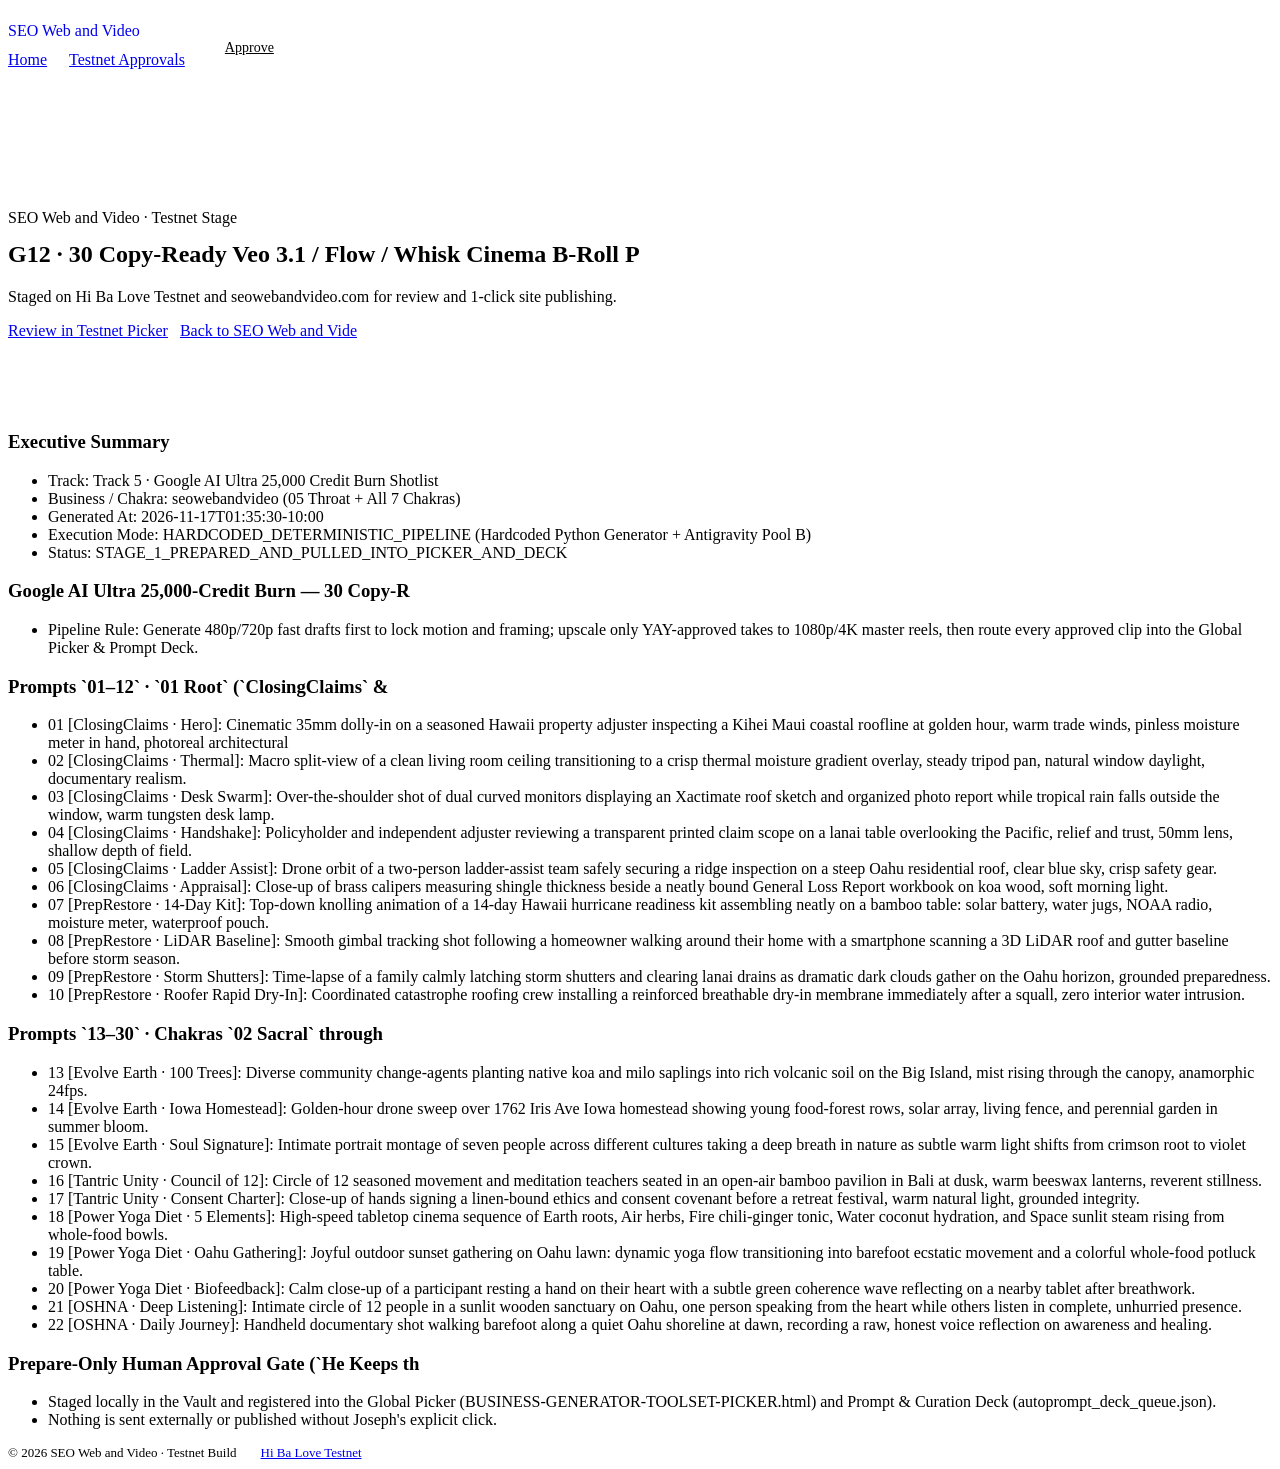
<file: veo-30-chakra-shotlist.html>
<!DOCTYPE html>
<html lang="en" data-chakra="throat" data-strength="bright">
<head>
<meta charset="utf-8">
<meta name="viewport" content="width=device-width, initial-scale=1">
<meta name="robots" content="noindex, nofollow">
<title>G12 · 30 Copy-Ready Veo 3.1 / Flow / Whisk Cinema B-Roll P | SEO Web and Video</title>
<link rel="stylesheet" href="https://css.evolveearth.com/chakras.css?v=20261028">
<link rel="stylesheet" href="https://evolveearth.com/assets/v3/chakras-v3.css?v=3.0.7">
<link rel="stylesheet" href="/chakra-site.css?v=20261028b">
<script src="https://evolveearth.com/assets/v3/chakra-shell.js?v=3.0.7" defer></script>
</head>
<body>
<header class="site-header"><div class="container"><nav class="nav" aria-label="Main">
  <a class="brand" href="/">SEO Web and Video</a>
  <div class="nav-links"><a href="/">Home</a><a href="https://hibalove.com/testnet/approvals">Testnet Approvals</a><a class="btn" href="/#contact">Approve</a></div>
</nav></div></header>
<main>
<section class="hero"><div class="container">
  <span class="kicker">SEO Web and Video · Testnet Stage</span>
  <h1 class="h1">G12 · 30 Copy-Ready Veo 3.1 / Flow / Whisk Cinema B-Roll P</h1>
  <p class="lead">Staged on Hi Ba Love Testnet and seowebandvideo.com for review and 1-click site publishing.</p>
  <div class="hero-actions"><a class="btn" href="https://hibalove.com/testnet/approvals">Review in Testnet Picker</a><a class="btn btn--quiet" href="/">Back to SEO Web and Vide</a></div>
</div></section>
<section class="section"><div class="container">
  <div class="grid">
    <article class="card"><h3 class="h3">Executive Summary</h3><ul><li>Track: Track 5 · Google AI Ultra 25,000 Credit Burn Shotlist</li><li>Business / Chakra: seowebandvideo (05 Throat + All 7 Chakras)</li><li>Generated At: 2026-11-17T01:35:30-10:00</li><li>Execution Mode: HARDCODED_DETERMINISTIC_PIPELINE (Hardcoded Python Generator + Antigravity Pool B)</li><li>Status: STAGE_1_PREPARED_AND_PULLED_INTO_PICKER_AND_DECK</li></ul></article>
    <article class="card"><h3 class="h3">Google AI Ultra 25,000-Credit Burn — 30 Copy-R</h3><ul><li>Pipeline Rule: Generate 480p/720p fast drafts first to lock motion and framing; upscale only YAY-approved takes to 1080p/4K master reels, then route every approved clip into the Global Picker &amp; Prompt Deck.</li></ul></article>
    <article class="card"><h3 class="h3">Prompts `01–12` · `01 Root` (`ClosingClaims` &amp;</h3><ul><li>01 [ClosingClaims · Hero]: Cinematic 35mm dolly-in on a seasoned Hawaii property adjuster inspecting a Kihei Maui coastal roofline at golden hour, warm trade winds, pinless moisture meter in hand, photoreal architectural</li><li>02 [ClosingClaims · Thermal]: Macro split-view of a clean living room ceiling transitioning to a crisp thermal moisture gradient overlay, steady tripod pan, natural window daylight, documentary realism.</li><li>03 [ClosingClaims · Desk Swarm]: Over-the-shoulder shot of dual curved monitors displaying an Xactimate roof sketch and organized photo report while tropical rain falls outside the window, warm tungsten desk lamp.</li><li>04 [ClosingClaims · Handshake]: Policyholder and independent adjuster reviewing a transparent printed claim scope on a lanai table overlooking the Pacific, relief and trust, 50mm lens, shallow depth of field.</li><li>05 [ClosingClaims · Ladder Assist]: Drone orbit of a two-person ladder-assist team safely securing a ridge inspection on a steep Oahu residential roof, clear blue sky, crisp safety gear.</li><li>06 [ClosingClaims · Appraisal]: Close-up of brass calipers measuring shingle thickness beside a neatly bound General Loss Report workbook on koa wood, soft morning light.</li><li>07 [PrepRestore · 14-Day Kit]: Top-down knolling animation of a 14-day Hawaii hurricane readiness kit assembling neatly on a bamboo table: solar battery, water jugs, NOAA radio, moisture meter, waterproof pouch.</li><li>08 [PrepRestore · LiDAR Baseline]: Smooth gimbal tracking shot following a homeowner walking around their home with a smartphone scanning a 3D LiDAR roof and gutter baseline before storm season.</li><li>09 [PrepRestore · Storm Shutters]: Time-lapse of a family calmly latching storm shutters and clearing lanai drains as dramatic dark clouds gather on the Oahu horizon, grounded preparedness.</li><li>10 [PrepRestore · Roofer Rapid Dry-In]: Coordinated catastrophe roofing crew installing a reinforced breathable dry-in membrane immediately after a squall, zero interior water intrusion.</li></ul></article>
    <article class="card"><h3 class="h3">Prompts `13–30` · Chakras `02 Sacral` through </h3><ul><li>13 [Evolve Earth · 100 Trees]: Diverse community change-agents planting native koa and milo saplings into rich volcanic soil on the Big Island, mist rising through the canopy, anamorphic 24fps.</li><li>14 [Evolve Earth · Iowa Homestead]: Golden-hour drone sweep over 1762 Iris Ave Iowa homestead showing young food-forest rows, solar array, living fence, and perennial garden in summer bloom.</li><li>15 [Evolve Earth · Soul Signature]: Intimate portrait montage of seven people across different cultures taking a deep breath in nature as subtle warm light shifts from crimson root to violet crown.</li><li>16 [Tantric Unity · Council of 12]: Circle of 12 seasoned movement and meditation teachers seated in an open-air bamboo pavilion in Bali at dusk, warm beeswax lanterns, reverent stillness.</li><li>17 [Tantric Unity · Consent Charter]: Close-up of hands signing a linen-bound ethics and consent covenant before a retreat festival, warm natural light, grounded integrity.</li><li>18 [Power Yoga Diet · 5 Elements]: High-speed tabletop cinema sequence of Earth roots, Air herbs, Fire chili-ginger tonic, Water coconut hydration, and Space sunlit steam rising from whole-food bowls.</li><li>19 [Power Yoga Diet · Oahu Gathering]: Joyful outdoor sunset gathering on Oahu lawn: dynamic yoga flow transitioning into barefoot ecstatic movement and a colorful whole-food potluck table.</li><li>20 [Power Yoga Diet · Biofeedback]: Calm close-up of a participant resting a hand on their heart with a subtle green coherence wave reflecting on a nearby tablet after breathwork.</li><li>21 [OSHNA · Deep Listening]: Intimate circle of 12 people in a sunlit wooden sanctuary on Oahu, one person speaking from the heart while others listen in complete, unhurried presence.</li><li>22 [OSHNA · Daily Journey]: Handheld documentary shot walking barefoot along a quiet Oahu shoreline at dawn, recording a raw, honest voice reflection on awareness and healing.</li></ul></article>
    <article class="card"><h3 class="h3">Prepare-Only Human Approval Gate (`He Keeps th</h3><ul><li>Staged locally in the Vault and registered into the Global Picker (BUSINESS-GENERATOR-TOOLSET-PICKER.html) and Prompt &amp; Curation Deck (autoprompt_deck_queue.json).</li><li>Nothing is sent externally or published without Joseph&#x27;s explicit click.</li></ul></article>
  </div>
</div></section>
</main>
<footer class="site-footer"><div class="container">
  <div class="fine"><span>© 2026 SEO Web and Video · Testnet Build</span><a href="https://hibalove.com/testnet">Hi Ba Love Testnet</a></div>
</div></footer>
</body>
</html>
</file>
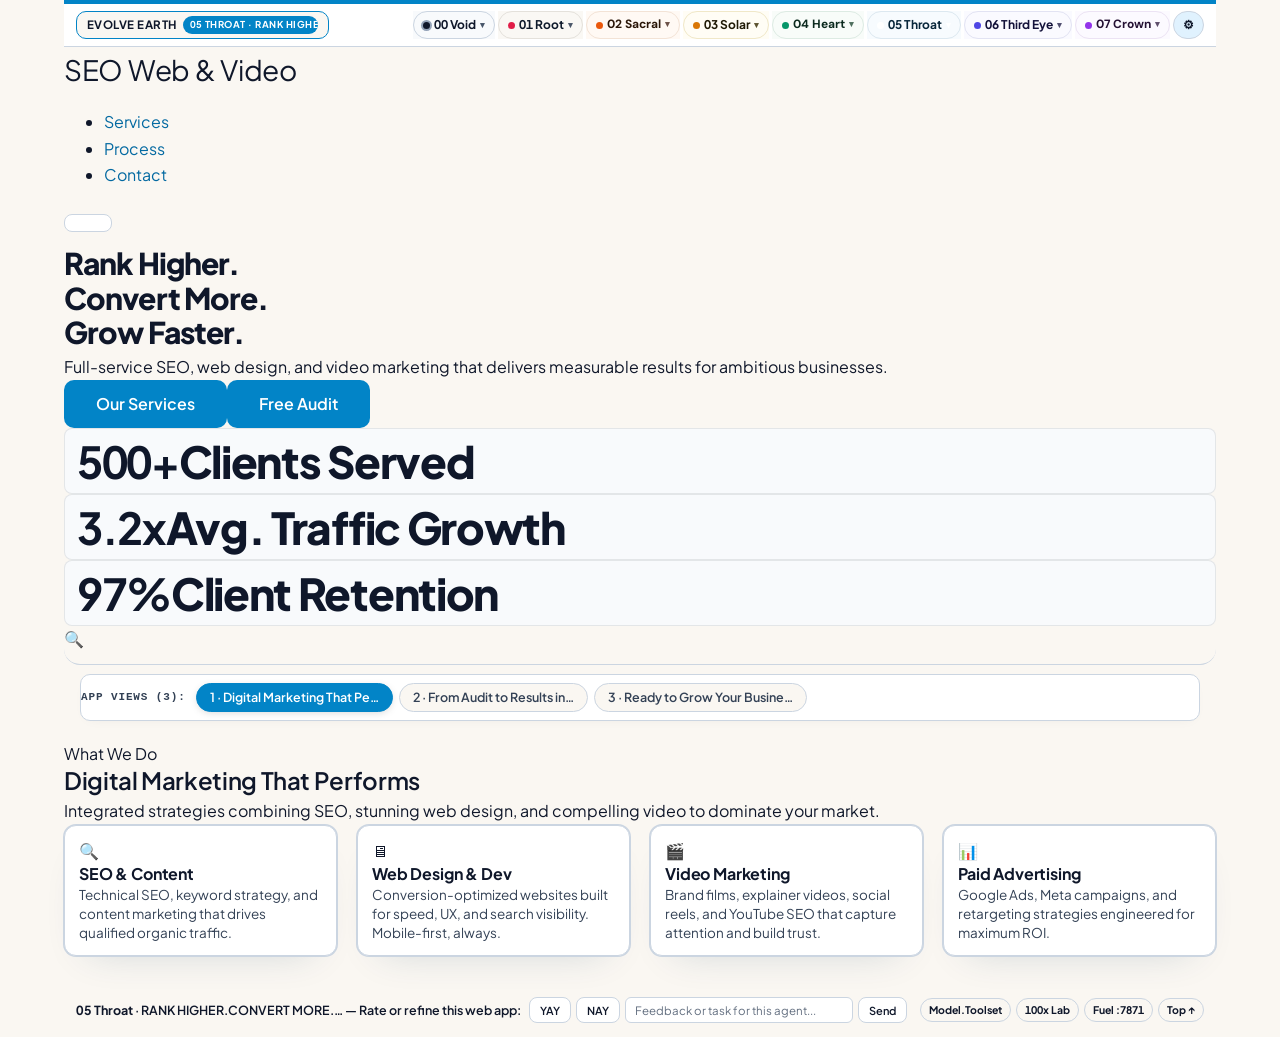
<file: versions/v1-github-original.html>
<!DOCTYPE html>
<html lang="en" data-chakra="throat" data-strength="bright" data-theme="light" data-mode="light">
<head>
  <meta charset="UTF-8"/>
  <meta name="viewport" content="width=device-width,initial-scale=1.0"/>
  <title>SEO Web &amp; Video | Digital Marketing Agency</title>
  <meta name="description" content="Full-service SEO, web design, and video marketing agency. We drive traffic, leads, and revenue."/>
  
  <link rel="stylesheet" href="/evolve-unified-theme.css?v=20261103">
  <link rel="stylesheet" href="/chakras.css?v=20261103">
</head>
<body>
<script>function toggleNav(){document.getElementById("navLinks").classList.toggle("open")}</script>
<nav>
  <a href="#" class="logo">SEO Web &amp; Video</a>
  <ul class="nav-links" id="navLinks">
    <li><a href="#services">Services</a></li>
    <li><a href="#process">Process</a></li>
    <li><a href="#contact">Contact</a></li>
  </ul>
  <button class="hamburger" onclick="toggleNav()" aria-label="Menu"><span></span><span></span><span></span></button>
</nav>
<section class="hero"><div class="hero-inner">
  <div class="hero-text">
    <h1>Rank Higher.<br/>Convert More.<br/><span>Grow Faster.</span></h1>
    <p>Full-service SEO, web design, and video marketing that delivers measurable results for ambitious businesses.</p>
    <div><a href="#services" class="btn">Our Services</a><a href="#contact" class="btn btn-outline">Free Audit</a></div>
    <div class="hero-stats"><div class="stat"><strong>500+</strong><span>Clients Served</span></div><div class="stat"><strong>3.2x</strong><span>Avg. Traffic Growth</span></div><div class="stat"><strong>97%</strong><span>Client Retention</span></div></div>
  </div><div class="hero-visual">&#128269;</div></div></section>
<section class="services" id="services"><div class="container">
  <p class="section-tag">What We Do</p><h2 class="section-title">Digital Marketing That Performs</h2>
  <p class="section-sub">Integrated strategies combining SEO, stunning web design, and compelling video to dominate your market.</p>
  <div class="cards">
    <div class="card"><div class="card-icon">&#128269;</div><h3>SEO &amp; Content</h3><p>Technical SEO, keyword strategy, and content marketing that drives qualified organic traffic.</p></div>
    <div class="card"><div class="card-icon">&#128421;</div><h3>Web Design &amp; Dev</h3><p>Conversion-optimized websites built for speed, UX, and search visibility. Mobile-first, always.</p></div>
    <div class="card"><div class="card-icon">&#127916;</div><h3>Video Marketing</h3><p>Brand films, explainer videos, social reels, and YouTube SEO that capture attention and build trust.</p></div>
    <div class="card"><div class="card-icon">&#128202;</div><h3>Paid Advertising</h3><p>Google Ads, Meta campaigns, and retargeting strategies engineered for maximum ROI.</p></div>
  </div></div></section>
<section id="process"><div class="container">
  <p class="section-tag">Our Process</p><h2 class="section-title">From Audit to Results in 90 Days</h2>
  <p class="section-sub">A proven 4-step framework that turns digital potential into measurable business growth.</p>
  <div class="steps">
    <div class="step"><div class="step-num">1</div><h3>Audit &amp; Research</h3><p>Deep competitor and keyword analysis to uncover your biggest growth opportunities.</p></div>
    <div class="step"><div class="step-num">2</div><h3>Strategy &amp; Plan</h3><p>Custom roadmap aligned with your goals, timeline, and budget for maximum impact.</p></div>
    <div class="step"><div class="step-num">3</div><h3>Execute &amp; Optimize</h3><p>Rapid deployment with continuous A/B testing and data-driven refinement.</p></div>
    <div class="step"><div class="step-num">4</div><h3>Report &amp; Scale</h3><p>Transparent monthly reporting and strategic scaling of what works best.</p></div>
  </div></div></section>
<section class="cta-sec" id="contact">
  <h2>Ready to Grow Your Business?</h2>
  <p>Get a free SEO audit and digital marketing strategy session. No obligation, no fluff.</p>
  <form class="cta-form" onsubmit="return false;"><input type="email" placeholder="Your business email"/><button type="submit">Get Free Audit</button></form>
</section>

<script src="http://127.0.0.1:8655/ee-compact-deck.js" defer></script>
<script src="/refineme-widget.js" defer></script>
</body>
</html>
</file>
<file: chakra-site.css>
/* chakra-site.css — layout partials shared by every brand site.
   All colour, type and motion come from chakras.css (data-chakra on <html>).
   This file only arranges boxes. */
.site-header{position:sticky;top:0;z-index:30;background:color-mix(in srgb,var(--bg) 92%,transparent);backdrop-filter:blur(10px);border-bottom:1px solid var(--line)}
.site-header .nav{padding:14px 0}
.site-header .brand{display:flex;align-items:center;gap:10px;text-decoration:none}
.site-header .logo-mark--sm{font-size:16px}
.nav-links{display:flex;flex-wrap:wrap;gap:4px 22px;align-items:center}
.nav-links a{font-weight:500}
.nav-links a.btn{min-height:40px;padding:0 18px;font-size:14px;color:var(--on-action)}
.nav-links a.btn:hover{color:var(--on-action)}
.hero{padding:clamp(56px,9vw,120px) 0 clamp(40px,6vw,72px)}
.hero-grid{display:grid;grid-template-columns:minmax(0,1.3fr) minmax(0,1fr);gap:var(--space-7);align-items:center}
.hero-actions{display:flex;flex-wrap:wrap;gap:12px;margin-top:var(--space-5)}
.hero-facts{display:flex;flex-wrap:wrap;gap:8px;margin-top:var(--space-6)}
.hero-art{display:flex;flex-direction:column;gap:12px}
.hero-art .panel{padding:var(--space-6);display:flex;flex-direction:column;gap:6px}
.hero-art .panel strong{font-family:var(--font-display);font-weight:var(--display-weight);font-style:var(--display-style);font-size:28px;line-height:1.1}
.section--alt{background:var(--surface);border-top:1px solid var(--line);border-bottom:1px solid var(--line)}
.section-head{max-width:62ch}
.section-head .h2{margin-top:6px}
.section-head .lead{margin-top:12px}
.feature{display:flex;flex-direction:column;gap:8px}
.feature .h3{margin-top:4px}
.feature p{color:var(--ink-soft)}
.num{font-family:var(--font-display);font-weight:var(--display-weight);font-style:var(--display-style);font-size:14px;letter-spacing:.08em;color:var(--link)}
.pillars{list-style:none;margin:0;padding:0;display:grid;grid-template-columns:repeat(auto-fit,minmax(240px,1fr));gap:12px}
.pillars li{padding:18px 20px;border-radius:var(--radius-card);background:var(--soft);line-height:1.5}
.faq{display:flex;flex-direction:column;gap:10px;max-width:760px}
.faq details{border:1px solid var(--line);border-radius:var(--radius-card);background:var(--surface);padding:0 20px}
.faq summary{cursor:pointer;list-style:none;padding:16px 0;font-weight:600;display:flex;justify-content:space-between;gap:16px}
.faq summary::-webkit-details-marker{display:none}
.faq summary::after{content:"+";color:var(--link);font-weight:700}
.faq details[open] summary::after{content:"–"}
.faq details p{padding:0 0 16px;color:var(--ink-soft)}
.contact-grid{display:grid;grid-template-columns:minmax(0,1fr) minmax(0,1.4fr);gap:var(--space-7);align-items:start}
.contact-aside{display:flex;flex-direction:column;gap:14px}
.contact-aside a.big{font-family:var(--font-display);font-weight:var(--display-weight);font-style:var(--display-style);font-size:26px;color:var(--ink)}
.form{display:grid;grid-template-columns:1fr 1fr;gap:14px}
.form .field{display:flex;flex-direction:column;gap:6px}
.form .field--full{grid-column:1/-1}
.form label{font-size:13px;font-weight:600;color:var(--ink-soft)}
.form .input{width:100%;min-width:0}
.form textarea.input{min-height:140px;padding:12px 16px;resize:vertical;line-height:1.5}
.form select.input{appearance:none;background-image:linear-gradient(45deg,transparent 50%,var(--ink-soft) 50%),linear-gradient(135deg,var(--ink-soft) 50%,transparent 50%);background-position:calc(100% - 20px) 50%,calc(100% - 15px) 50%;background-size:5px 5px;background-repeat:no-repeat;padding-right:40px}
.form .actions{grid-column:1/-1;display:flex;align-items:center;gap:16px;flex-wrap:wrap}
.hp{position:absolute;left:-9999px;opacity:0;height:0;overflow:hidden}
.site-footer{padding:var(--space-8) 0 var(--space-7)}
.site-footer .footer{align-items:start}
.site-footer .footer-brand{font-family:var(--font-display);font-weight:var(--display-weight);font-style:var(--display-style);font-size:24px}
.site-footer .footer-col{display:flex;flex-direction:column;gap:6px;font-size:14px}
.site-footer .footer-col span{opacity:.7}
.site-footer .fine{margin-top:var(--space-5);font-size:13px;color:var(--ink-soft);display:flex;flex-wrap:wrap;gap:8px 24px}
.ring{width:12px;height:12px;border-radius:50%;background:var(--action);display:inline-block}
.sr{position:absolute;width:1px;height:1px;overflow:hidden;clip:rect(0 0 0 0)}
.hero .h1{margin-top:14px}
.hero .lead{margin-top:18px}
.section .path{margin-top:var(--space-6);max-width:760px}
.section .grid,.section .faq{margin-top:var(--space-6)}
.privacy-wrap{max-width:820px}
.privacy-wrap .h2{margin-top:8px}
.privacy-wrap .lead{margin-top:12px}
.privacy-wrap .card{margin-top:var(--space-4)}
.privacy-wrap .card p{margin-top:8px;color:var(--ink-soft)}
.privacy-wrap .small{margin-top:var(--space-6)}
@media (max-width:860px){
  .hero-grid,.contact-grid,.form{grid-template-columns:1fr}
  .form .field--full{grid-column:auto}
  .hero{padding-top:40px}
  .nav-links{gap:4px 14px;font-size:14px}
  .section{padding:var(--space-8) 0}
  .hero-art{display:none}
}
</file>
<file: chakra-05-throat-expression.css>
/* ============================================================================
   chakra-05-throat.css — CHAKRA 05 (VISHUDDHA · ACOUSTIC CLARITY & PUBLISHING)
   Architecture: 1 Global (chakras.css) + 1 Per-Chakra Override Sheet (@layer chakra)
   Frequency: 741 Hz | Spectrum: 478 nm Acoustic Sapphire & Ice Cyan | Petals: 16 (16 Sanskrit Vowels · Am to Aham) | Mantra: HAM
   Somatic Evolution: Choked Soot Collar -> Aquamarine Harmonic Chalice
   Canonical Sites: seowebandvideo.com · RefineMe · Approved Stylesheets · 05 Throat Personal
   ============================================================================ */
@layer reset, tokens, chakra, layout, objects, modes, chrome, utilities;

@layer chakra {
  [data-chakra="throat"],
  [data-chakra="throat"][data-strength="bright"],
  [data-chakra="seowebandvideo"] {
    --chakra-active-key: "throat";
    --chakra-active-num: "05";
    --chakra-active-hz: "741 Hz";
    --chakra-active-nm: "478 nm Acoustic Sapphire & Ice Cyan";
    --chakra-petals: "16 (16 Sanskrit Vowels · Am to Aham)";
    --chakra-mantra: "HAM";
    --font-display: 'Space Grotesk', 'Plus Jakarta Sans', sans-serif;
    --font-body: 'Plus Jakarta Sans', -apple-system, BlinkMacSystemFont, sans-serif;
    --display-weight: 700;
    --display-italic: normal;
    --radius-button: 6px;
    --radius-card: 10px;
    --motion: 160ms;
    --ease: cubic-bezier(.2, .9, .3, 1);
    --rx-vata: #0284C7;
    --rx-pitta: #38BDF8;
    --rx-kapha: #B45309;
    --bg: #F6FAFD;
    --surface: #FFFFFF;
    --soft: #E0F2FE;
    --ink: #0C1B2A;
    --ink-soft: #3E5266;
    --line: #DCE6F0;
    --link: #B45309;
    --action: #0284C7;
    --on-action: #FFFFFF;
    --shadow: rgba(2, 132, 199, 0.16);
    --ee-canvas: var(--bg);
    --ee-surface: var(--surface);
    --ee-ink: var(--ink);
    --ee-ink-soft: var(--ink-soft);
    --ee-vision-blue: var(--action);
    --ee-vision-sky: var(--link);
    --ee-hairline: var(--line);
  }

  [data-chakra="throat"][data-strength="earthy"] {
    --bg: #F3F7FA; --surface: #FFFFFF; --soft: #DAE6F0;
    --ink: #152230; --ink-soft: #495869; --line: #D6E0E8;
    --link: #9A4B14; --action: #1E6091; --on-action: #FFFFFF;
    --shadow: rgba(30, 96, 145, 0.16);
  }

  [data-chakra="throat"][data-strength="pastel"] {
    --bg: #F9FCFE; --surface: #FFFFFF; --soft: #E8F5FE;
    --ink: #152536; --ink-soft: #4D6073; --line: #E3ECF3;
    --link: #C26A27; --action: #3898EC; --on-action: #FFFFFF;
    --shadow: rgba(56, 152, 236, 0.14);
  }

  [data-mode="dark"][data-chakra="throat"],
  [data-theme="dark"][data-chakra="throat"],
  html[data-dark-test="true"][data-theme="dark"][data-chakra="throat"] {
    color-scheme: dark;
    --bg: #080C11; --surface: #141E2A; --soft: #0E151E;
    --ink: #EFF4F9; --ink-soft: #B8C7D8; --line: rgba(94, 152, 200, 0.24);
    --link: #82B4DE; --action: #5E98C8; --on-action: #080C11;
    --shadow: rgba(0, 0, 0, 0.60);
  }

  /* Somatic Luminance & Dosha Medicine Overrides */
  [data-chakra="throat"][data-somatic="dissonant"] { --action: #64748B; --link: #475569; }
  [data-chakra="throat"][data-somatic="grounding"] { --action: var(--rx-vata); }
  [data-chakra="throat"][data-somatic="healed"]    { --action: #0284C7; }
  [data-chakra="throat"][data-somatic="transmuted"] { --action: #B45309; }
  [data-chakra="throat"][data-dosha="vata"]  { --dosha-medicine: var(--rx-vata); }
  [data-chakra="throat"][data-dosha="pitta"] { --dosha-medicine: var(--rx-pitta); }
  [data-chakra="throat"][data-dosha="kapha"] { --dosha-medicine: var(--rx-kapha); }
}
</file>
